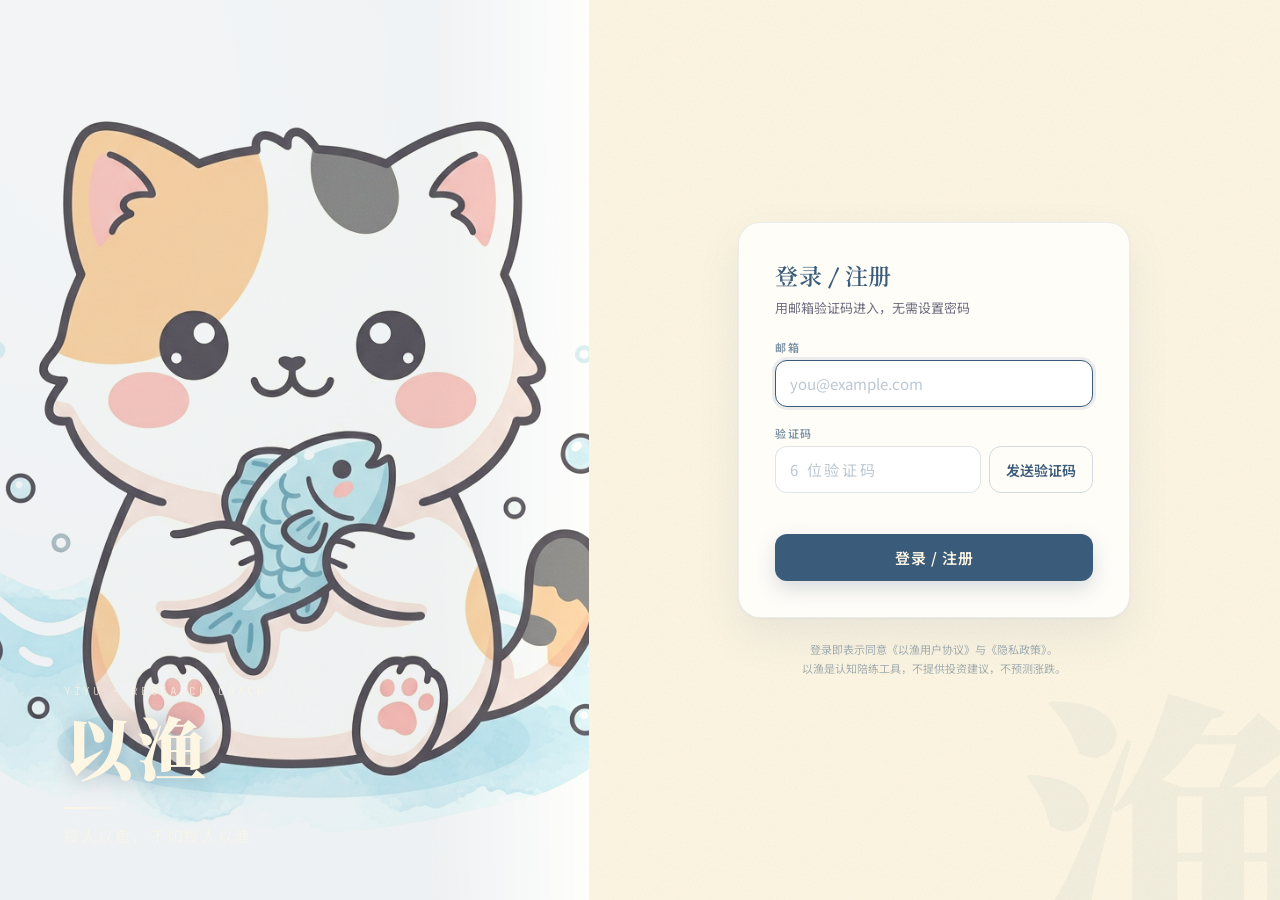
<file: prototype/index.html>
<!DOCTYPE html>
<html lang="zh-CN" data-theme="light">
<head>
  <meta charset="UTF-8" />
  <meta name="viewport" content="width=device-width, initial-scale=1.0" />
  <title>以渔 2.0 · 投研认知陪练</title>
  <link rel="preconnect" href="https://fonts.googleapis.com" />
  <link rel="preconnect" href="https://fonts.gstatic.com" crossorigin />
  <link href="https://fonts.googleapis.com/css2?family=Fraunces:opsz,wght@9..144,500;9..144,600;9..144,700&family=Noto+Sans+SC:wght@400;500;600;700;800&family=Noto+Serif+SC:wght@500;600;700;900&family=JetBrains+Mono:wght@400;500&display=swap" rel="stylesheet" />
  <link rel="stylesheet" href="css/variables.css?v=20260829a" />
  <link rel="stylesheet" href="css/base.css?v=20260829a" />
  <link rel="stylesheet" href="css/components.css?v=20260829a" />
  <link rel="stylesheet" href="css/sidebar.css?v=20260829a" />
  <link rel="stylesheet" href="css/chat.css?v=20260829d" />
  <link rel="stylesheet" href="css/report.css?v=20260829d" />
  <link rel="stylesheet" href="css/cognition.css?v=20260829a" />
  <link rel="stylesheet" href="css/placeholder.css?v=20260829a" />
  <link rel="stylesheet" href="css/login.css?v=20260904b" />
</head>
<body>
  <div class="app-shell">
    <!-- 侧边栏挂载点 -->
    <aside class="sidebar" id="sidebar"></aside>

    <!-- 主内容区 -->
    <main class="main" id="main">
      <header class="topbar" id="topbar"></header>
      <div id="route-view" style="flex:1; display:flex; flex-direction:column; min-height:0;"></div>
    </main>
  </div>

  <!-- 全局挂载点 -->
  <div id="login-gate"></div>
  <div id="modal-root"></div>
  <div class="toast-wrap" id="toast-root"></div>

  <!-- 数据层 -->
  <script src="js/mock-data.js?v=20260829a"></script>
  <!-- 后端 API 客户端（登录 + SSE 流式） -->
  <script src="js/api.js?v=20260829a"></script>
  <!-- 基础设施 -->
  <script src="js/store.js?v=20260829a"></script>
  <script src="js/router.js?v=20260829a"></script>
  <!-- 组件 -->
  <script src="js/components/sidebar.js?v=20260829d"></script>
  <script src="js/components/modal.js?v=20260829a"></script>
  <script src="js/components/theme-toggle.js?v=20260829a"></script>
  <!-- 页面 -->
  <script src="js/pages/login.js?v=20260904a"></script>
  <!-- 安全 Markdown 渲染器（chat.js 研究报告渲染依赖） -->
  <script src="js/markdown.js?v=20260829c"></script>
  <script src="js/pages/chat.js?v=20260829e"></script>
  <script src="js/pages/cognition.js?v=20260829a"></script>
  <script src="js/pages/holdings.js?v=20260829a"></script>
  <script src="js/pages/review.js?v=20260829a"></script>
  <!-- 入口 -->
  <script src="js/app.js?v=20260829d"></script>
</body>
</html>
</file>
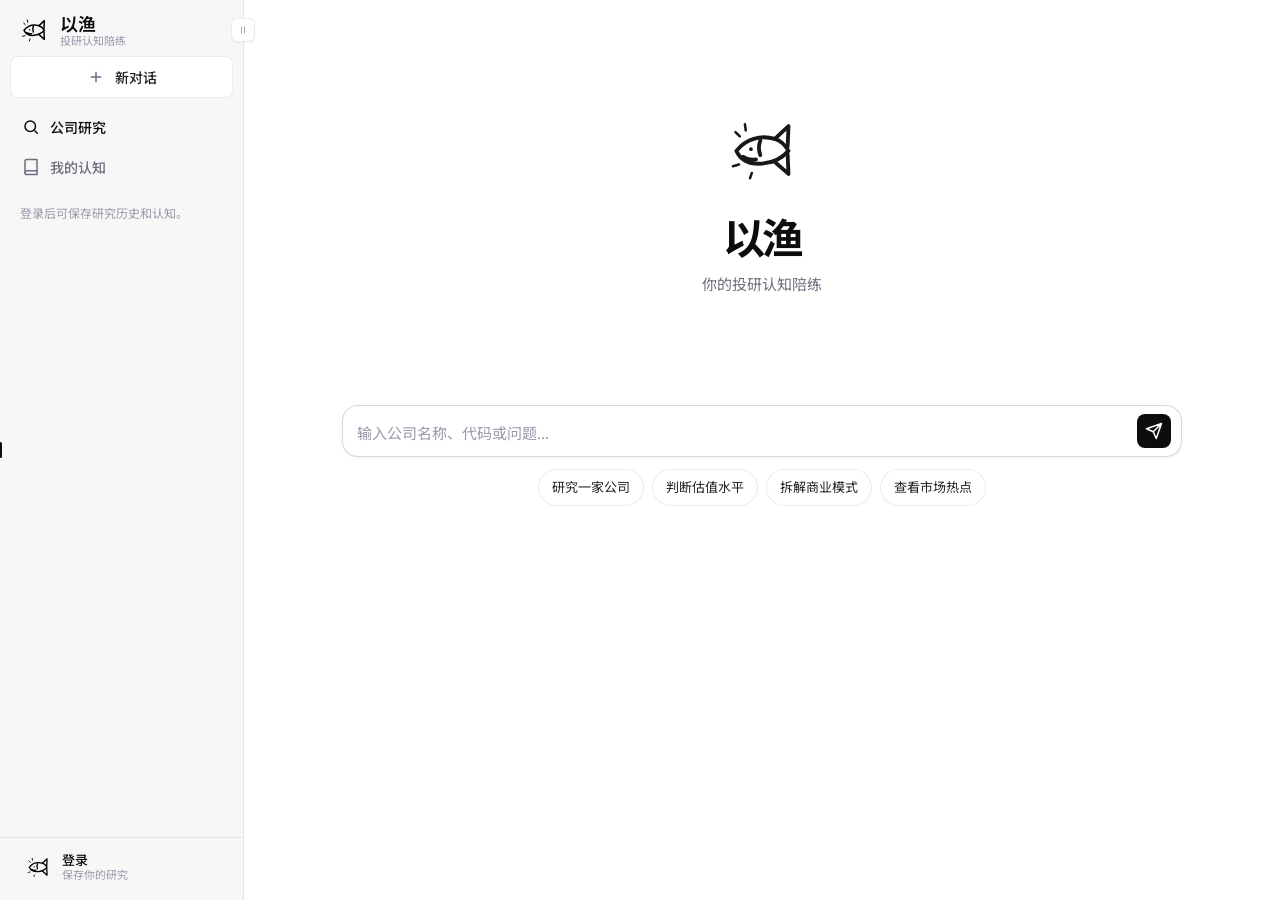
<file: yiyu-agent/web/index.html>
<!DOCTYPE html>
<html lang="zh-CN" data-theme="light">
<head>
  <meta charset="UTF-8" />
  <meta name="viewport" content="width=device-width, initial-scale=1.0" />
  <title>以渔 2.0 · 投研认知陪练</title>
  <link rel="preconnect" href="https://fonts.googleapis.com" />
  <link rel="preconnect" href="https://fonts.gstatic.com" crossorigin />
  <link href="https://fonts.googleapis.com/css2?family=Fraunces:opsz,wght@9..144,500;9..144,600;9..144,700&family=Noto+Sans+SC:wght@400;500;600;700;800&family=Noto+Serif+SC:wght@500;600;700;900&family=JetBrains+Mono:wght@400;500&display=swap" rel="stylesheet" />
  <link rel="stylesheet" href="css/variables.css?v=20260904b" />
  <link rel="stylesheet" href="css/base.css?v=20260904b" />
  <link rel="stylesheet" href="css/components.css?v=20260829a" />
  <link rel="stylesheet" href="css/sidebar.css?v=20260904b" />
  <link rel="stylesheet" href="css/chat.css?v=20260906a" />
  <link rel="stylesheet" href="css/report.css?v=20260829d" />
  <link rel="stylesheet" href="css/cognition.css?v=20260905b" />
  <link rel="stylesheet" href="css/placeholder.css?v=20260829a" />
  <link rel="stylesheet" href="css/login.css?v=20260904c" />
</head>
<body>
  <div class="app-shell">
    <!-- 侧边栏挂载点 -->
    <aside class="sidebar" id="sidebar"></aside>

    <!-- 主内容区 -->
    <main class="main" id="main">
      <header class="topbar" id="topbar"></header>
      <div id="route-view" style="flex:1; display:flex; flex-direction:column; min-height:0;"></div>
    </main>
  </div>

  <!-- 全局挂载点 -->
  <div id="login-gate"></div>
  <div id="modal-root"></div>
  <div class="toast-wrap" id="toast-root"></div>

  <!-- 数据层 -->
  <script src="js/mock-data.js?v=20260829a"></script>
  <!-- 后端 API 客户端（登录 + SSE 流式） -->
  <script src="js/api.js?v=20260905b"></script>
  <!-- 基础设施 -->
  <script src="js/store.js?v=20260829a"></script>
  <script src="js/router.js?v=20260829a"></script>
  <!-- 组件 -->
  <script src="js/components/sidebar.js?v=20260904b"></script>
  <script src="js/components/modal.js?v=20260829a"></script>
  <script src="js/components/theme-toggle.js?v=20260904b"></script>
  <!-- 页面 -->
  <script src="js/pages/login.js?v=20260904c"></script>
  <!-- 安全 Markdown 渲染器（chat.js 研究报告渲染依赖） -->
  <script src="js/markdown.js?v=20260829c"></script>
  <script src="js/pages/chat.js?v=20260906b"></script>
  <script src="js/pages/cognition.js?v=20260905b"></script>
  <script src="js/pages/holdings.js?v=20260829a"></script>
  <script src="js/pages/review.js?v=20260829a"></script>
  <!-- 入口 -->
  <script src="js/app.js?v=20260904b"></script>
</body>
</html>
</file>
<file: prototype/css/variables.css>
/* ============================================================
   设计令牌 — ChatGPT 风格 · 白底黑字 · 极简专业
   ============================================================ */

:root {
  /* ---- 主色 (深蓝黑) ---- */
  --color-primary: #1a73e8;
  --color-primary-strong: #1557b0;
  --color-primary-soft: #4285f4;
  --color-primary-light: #e8f0fe;

  /* ---- 强调色 ---- */
  --color-accent: #10a37f;
  --color-accent-soft: #1abc9c;

  /* ---- 功能色 ---- */
  --color-success: #10a37f;
  --color-danger: #d93025;
  --color-info: #1a73e8;
  --color-warning: #ea8600;

  /* ---- 亮色主题（纯白底） ---- */
  --bg-base: #ffffff;
  --bg-gradient-1: #ffffff;
  --bg-gradient-2: #f7f7f8;
  --bg-gradient-3: #f7f7f8;
  --surface: rgba(255, 255, 255, 0.98);
  --surface-solid: #ffffff;
  --surface-2: #f7f7f8;
  --surface-hover: #ececec;

  /* ---- 文本（纯黑灰阶） ---- */
  --text-strong: #0d0d0d;
  --text-primary: #202123;
  --text-secondary: #6e6e80;
  --text-muted: #9999aa;
  --text-on-primary: #ffffff;

  /* ---- 边框 / 分割（浅灰） ---- */
  --border-subtle: rgba(0, 0, 0, 0.08);
  --border-strong: rgba(0, 0, 0, 0.15);
  --border-glow: rgba(26, 115, 232, 0.4);

  /* ---- 阴影（极轻） ---- */
  --shadow-sm: 0 1px 2px rgba(0, 0, 0, 0.04);
  --shadow-card: 0 1px 3px rgba(0, 0, 0, 0.06);
  --shadow-card-hover: 0 4px 12px rgba(0, 0, 0, 0.08);
  --shadow-float: 0 16px 48px rgba(0, 0, 0, 0.12);
  --shadow-inset: inset 0 1px 0 rgba(0, 0, 0, 0.04);

  /* ---- 圆角（更克制） ---- */
  --radius-xs: 6px;
  --radius-sm: 8px;
  --radius-md: 12px;
  --radius-lg: 16px;
  --radius-xl: 20px;
  --radius-pill: 999px;

  /* ---- 间距 ---- */
  --space-1: 2px;
  --space-2: 6px;
  --space-3: 10px;
  --space-4: 14px;
  --space-5: 18px;
  --space-6: 22px;
  --space-8: 28px;
  --space-10: 36px;
  --space-12: 44px;

  /* ---- 字号 ---- */
  --fs-xs: 13px;
  --fs-sm: 14px;
  --fs-base: 15px;
  --fs-md: 16px;
  --fs-lg: 18px;
  --fs-xl: 24px;
  --fs-2xl: 32px;

  /* ---- 字体（系统原生，干净利落） ---- */
  --font-display: -apple-system, "SF Pro Display", "Noto Sans SC", "PingFang SC", system-ui, sans-serif;
  --font-num: -apple-system, "SF Mono", "JetBrains Mono", monospace;
  --font-sans: -apple-system, "SF Pro Text", "Noto Sans SC", "PingFang SC", system-ui, sans-serif;
  --font-mono: "SF Mono", "JetBrains Mono", Consolas, monospace;

  /* ---- 动效曲线（更干脆） ---- */
  --ease-out: cubic-bezier(0.25, 0.46, 0.45, 0.94);
  --ease-spring: cubic-bezier(0.34, 1.56, 0.64, 1);
  --dur-fast: 0.15s;
  --dur-base: 0.25s;
  --dur-slow: 0.40s;

  /* ---- 布局 ---- */
  --sidebar-w: 260px;
  --sidebar-w-collapsed: 68px;
  --topbar-h: 56px;
  --z-sidebar: 40;
  --z-modal: 100;
  --z-toast: 200;
}

/* ===================== 暗色主题 ===================== */
[data-theme="dark"] {
  --bg-base: #212121;
  --bg-gradient-1: #212121;
  --bg-gradient-2: #171717;
  --bg-gradient-3: #171717;
  --surface: rgba(33, 33, 33, 0.98);
  --surface-solid: #2f2f2f;
  --surface-2: #2a2a2a;
  --surface-hover: #3a3a3a;

  --text-strong: #ececec;
  --text-primary: #ececec;
  --text-secondary: #b4b4b4;
  --text-muted: #8e8ea0;
  --text-on-primary: #ffffff;

  --border-subtle: rgba(255, 255, 255, 0.08);
  --border-strong: rgba(255, 255, 255, 0.15);
  --border-glow: rgba(66, 133, 244, 0.5);

  --shadow-sm: 0 1px 2px rgba(0, 0, 0, 0.3);
  --shadow-card: 0 1px 3px rgba(0, 0, 0, 0.35);
  --shadow-card-hover: 0 4px 12px rgba(0, 0, 0, 0.45);
  --shadow-float: 0 16px 48px rgba(0, 0, 0, 0.55);
  --shadow-inset: inset 0 1px 0 rgba(255, 255, 255, 0.04);

  --color-accent: #10a37f;
  --color-accent-soft: #1abc9c;
}
</file>
<file: prototype/css/base.css>
/* ============================================================
   基础样式 / 重置 / 排版 / 工具类 / 奶白纸感
   ============================================================ */

*, *::before, *::after { box-sizing: border-box; }

html, body {
  margin: 0; padding: 0; height: 100%;
  font-family: var(--font-sans); font-size: var(--fs-base);
  color: var(--text-primary); -webkit-font-smoothing: antialiased; text-rendering: optimizeLegibility;
}

/* 奶油奶白背景：淡蓝水波渐变 + 极淡粉晕 */
body {
  background:
    radial-gradient(1100px 620px at 8% -12%, var(--bg-gradient-2), transparent 58%),
    radial-gradient(900px 700px at 102% 6%, var(--bg-gradient-3), transparent 55%),
    linear-gradient(165deg, var(--bg-base), var(--bg-gradient-1));
  background-attachment: fixed; min-height: 100vh; overflow: hidden; position: relative;
}
body::before {
  content: ""; position: fixed; inset: 0; pointer-events: none; z-index: 0; opacity: 0.4;
  mix-blend-mode: multiply;
  background-image: url("data:image/svg+xml,%3Csvg xmlns='http://www.w3.org/2000/svg' width='180' height='180'%3E%3Cfilter id='n'%3E%3CfeTurbulence type='fractalNoise' baseFrequency='0.9' numOctaves='3' stitchTiles='stitch'/%3E%3CfeColorMatrix type='saturate' values='0'/%3E%3C/filter%3E%3Crect width='100%25' height='100%25' filter='url(%23n)' opacity='0.04'/%3E%3C/svg%3E");
}

h1, h2, h3, h4, h5, p { margin: 0; }
button { font-family: inherit; cursor: pointer; border: none; background: none; color: inherit; }
input, textarea, select { font-family: inherit; font-size: inherit; color: inherit; }
a { color: inherit; text-decoration: none; }
ul { margin: 0; padding: 0; list-style: none; }

::-webkit-scrollbar { width: 10px; height: 10px; }
::-webkit-scrollbar-thumb { background: var(--border-strong); border-radius: var(--radius-pill); border: 3px solid transparent; background-clip: padding-box; }
::-webkit-scrollbar-thumb:hover { background: var(--color-primary-soft); background-clip: padding-box; border: 3px solid transparent; }
::-webkit-scrollbar-track { background: transparent; }

.t-strong { color: var(--text-strong); font-weight: 700; }
.t-secondary { color: var(--text-secondary); }
.t-muted { color: var(--text-muted); }
.t-accent { color: var(--color-accent); }
.t-success { color: var(--color-success); }
.t-danger { color: var(--color-danger); }

.fs-xs { font-size: var(--fs-xs); }
.fs-sm { font-size: var(--fs-sm); }
.fs-base { font-size: var(--fs-base); }
.fs-md { font-size: var(--fs-md); }
.fs-lg { font-size: var(--fs-lg); }
.fs-xl { font-size: var(--fs-xl); }
.fs-2xl { font-size: var(--fs-2xl); }

.fw-600 { font-weight: 600; }
.fw-700 { font-weight: 700; }
.font-display { font-family: var(--font-display); }
.font-num { font-family: var(--font-num); font-feature-settings: "tnum"; }

.flex { display: flex; }
.flex-col { display: flex; flex-direction: column; }
.items-center { align-items: center; }
.justify-between { justify-content: space-between; }
.justify-center { justify-content: center; }
.gap-1 { gap: var(--space-1); }
.gap-2 { gap: var(--space-2); }
.gap-3 { gap: var(--space-3); }
.gap-4 { gap: var(--space-4); }
.gap-5 { gap: var(--space-5); }
.gap-6 { gap: var(--space-6); }
.flex-1 { flex: 1; }
.wrap { flex-wrap: wrap; }

/* 纸面卡片（通体白） */
.glass {
  background: var(--surface); border: 1px solid var(--border-subtle);
  box-shadow: var(--shadow-card), var(--shadow-inset);
}
.card {
  background: var(--surface-solid); border: 1px solid var(--border-subtle);
  border-radius: var(--radius-md); box-shadow: var(--shadow-card), var(--shadow-inset);
  transition: transform var(--dur-base) var(--ease-out), box-shadow var(--dur-base), border-color var(--dur-base);
}

/* 标签 chip */
.chip {
  display: inline-flex; align-items: center; gap: 4px; padding: 3px 11px;
  border-radius: var(--radius-pill); font-size: var(--fs-xs); font-weight: 600;
  background: var(--surface-2); border: 1px solid var(--border-subtle);
  color: var(--text-secondary); white-space: nowrap;
}
.chip-accent { background: rgba(237, 159, 182, 0.18); color: #B5566E; border-color: rgba(237, 159, 182, 0.40); }
.chip-indigo { background: rgba(92, 159, 214, 0.14); color: var(--color-primary-strong); border-color: rgba(92, 159, 214, 0.32); }
.chip-green  { background: rgba(63, 174, 126, 0.14); color: #2E8B6B; border-color: rgba(63, 174, 126, 0.32); }
.chip-cyan   { background: rgba(91, 163, 208, 0.14); color: #2C7AA8; border-color: rgba(91, 163, 208, 0.32); }
.chip-red    { background: rgba(224, 122, 122, 0.14); color: #B5463F; border-color: rgba(224, 122, 122, 0.32); }

@keyframes fadeUp { from { opacity: 0; transform: translateY(16px); } to { opacity: 1; transform: translateY(0); } }
@keyframes fadeIn { from { opacity: 0; } to { opacity: 1; } }
@keyframes fadeInScale { from { opacity: 0; transform: scale(0.98); } to { opacity: 1; transform: scale(1); } }
@keyframes slideInRight { from { opacity: 0; transform: translateX(28px); } to { opacity: 1; transform: translateX(0); } }
@keyframes pop { 0% { transform: scale(0.92); opacity: 0; } 100% { transform: scale(1); opacity: 1; } }
@keyframes pulseGlow {
  0%, 100% { box-shadow: 0 0 0 0 rgba(92,159,214,0.45); }
  50% { box-shadow: 0 0 0 9px rgba(92,159,214,0); }
}
@keyframes spin { to { transform: rotate(360deg); } }
@keyframes blink { 0%, 100% { opacity: 1; } 50% { opacity: 0.2; } }
@keyframes floatY { 0%,100% { transform: translateY(0); } 50% { transform: translateY(-10px); } }
@keyframes inkSpread {
  from { opacity: 0; transform: translateY(10px) scale(0.995); filter: blur(2px); }
  to   { opacity: 1; transform: translateY(0) scale(1); filter: blur(0); }
}

.anim-fade-up { animation: fadeUp var(--dur-base) var(--ease-out) both; }
.anim-fade-in { animation: fadeIn var(--dur-base) var(--ease-out) both; }
.anim-pop { animation: pop var(--dur-base) var(--ease-spring) both; }
.anim-ink { animation: inkSpread 0.6s var(--ease-out) both; }

.caret::after { content: "▍"; color: var(--color-primary-soft); animation: blink 1s steps(1) infinite; margin-left: 1px; }

.hidden { display: none !important; }
</file>
<file: prototype/css/components.css>
/* ============================================================
   复用组件 · ChatGPT 风格 · 极简白底黑字
   ============================================================ */

/* ---- 按钮 ---- */
.btn {
  display: inline-flex; align-items: center; justify-content: center; gap: 6px;
  padding: 8px 14px; border-radius: var(--radius-sm); font-size: var(--fs-sm); font-weight: 500;
  letter-spacing: 0; transition: all var(--dur-fast);
  white-space: nowrap; border: none; cursor: pointer;
}
.btn:active { transform: scale(0.98); }
.btn:disabled { opacity: 0.4; cursor: not-allowed; }

.btn-primary {
  background: var(--text-strong); color: #fff;
}
.btn-primary:hover { opacity: 0.88; }

.btn-accent {
  background: var(--color-accent); color: #fff;
}
.btn-accent:hover { opacity: 0.88; }

.btn-ghost {
  background: transparent; color: var(--text-primary);
  border: 1px solid var(--border-strong);
}
.btn-ghost:hover { background: var(--surface-hover); }

.btn-sm { padding: 5px 10px; font-size: var(--fs-xs); border-radius: var(--radius-xs); }
.btn-icon {
  width: 36px; height: 36px; padding: 0; border-radius: var(--radius-sm);
  background: transparent; border: 1px solid var(--border-subtle); color: var(--text-secondary);
  transition: all var(--dur-fast);
}
.btn-icon:hover { color: var(--text-primary); background: var(--surface-hover); }

/* ---- 输入框 ---- */
.input {
  width: 100%; padding: 10px 12px; border-radius: var(--radius-sm);
  background: var(--surface-solid); border: 1px solid var(--border-strong); color: var(--text-strong);
  transition: border var(--dur-fast), box-shadow var(--dur-fast);
  font-size: var(--fs-base);
}
.input::placeholder { color: var(--text-muted); }
.input:focus { outline: none; border-color: var(--text-strong); box-shadow: 0 0 0 1px var(--text-strong); }
.textarea { resize: vertical; min-height: 80px; line-height: 1.55; }

/* ---- 开关 Toggle ---- */
.switch { position: relative; display: inline-block; width: 40px; height: 22px; flex-shrink: 0; }
.switch input { opacity: 0; width: 0; height: 0; }
.switch .slider {
  position: absolute; inset: 0; cursor: pointer;
  background: var(--border-strong); border-radius: var(--radius-pill);
  transition: background var(--dur-base);
}
.switch .slider::before {
  content: ""; position: absolute; height: 16px; width: 16px; left: 3px; top: 3px;
  background: #fff; border-radius: 50%; transition: transform var(--dur-base) var(--ease-spring);
  box-shadow: 0 1px 2px rgba(0,0,0,0.15);
}
.switch input:checked + .slider { background: var(--color-primary); }
.switch input:checked + .slider::before { transform: translateX(18px); }

/* ---- 头像 ---- */
.avatar {
  width: 32px; height: 32px; border-radius: 50%;
  display: flex; align-items: center; justify-content: center;
  font-weight: 600; font-size: var(--fs-xs); color: #fff;
  background: var(--color-primary); flex-shrink: 0;
}

/* ---- 进度条 ---- */
.progress { height: 6px; border-radius: var(--radius-pill); background: var(--surface-2); overflow: hidden; }
.progress > span { display: block; height: 100%; border-radius: var(--radius-pill); background: var(--color-primary); transition: width var(--dur-slow) var(--ease-out); }

/* ---- 模态框 ---- */
.modal-overlay {
  position: fixed; inset: 0; z-index: var(--z-modal);
  background: rgba(0, 0, 0, 0.4);
  backdrop-filter: blur(4px); -webkit-backdrop-filter: blur(4px);
  display: flex; align-items: center; justify-content: center; padding: var(--space-5);
  animation: fadeIn 0.2s ease both;
}
.modal {
  width: 100%; max-width: 480px; max-height: 85vh; overflow-y: auto;
  background: var(--surface-solid); border: 1px solid var(--border-subtle);
  border-radius: var(--radius-lg); box-shadow: var(--shadow-float);
  animation: fadeUp 0.25s ease both;
}
.modal-head { display: flex; align-items: center; justify-content: space-between; padding: var(--space-4) var(--space-5); border-bottom: 1px solid var(--border-subtle); }
.modal-head h3 { font-family: var(--font-display); font-size: var(--fs-md); font-weight: 600; color: var(--text-strong); }
.modal-body { padding: var(--space-5); display: flex; flex-direction: column; gap: var(--space-3); }
.modal-foot { padding: var(--space-3) var(--space-5); border-top: 1px solid var(--border-subtle); display: flex; justify-content: flex-end; gap: var(--space-2); }

.field { display: flex; flex-direction: column; gap: 5px; }
.field > label { font-size: var(--fs-xs); font-weight: 500; color: var(--text-secondary); }
.field .hint { font-size: 11px; color: var(--text-muted); }

.tag-group { display: flex; flex-wrap: wrap; gap: 6px; }
.tag-opt {
  padding: 6px 12px; border-radius: var(--radius-pill); font-size: var(--fs-xs); font-weight: 500;
  background: var(--surface-2); border: 1px solid var(--border-subtle); color: var(--text-secondary);
  transition: all var(--dur-fast); cursor: pointer;
}
.tag-opt:hover { border-color: var(--border-strong); color: var(--text-primary); }
.tag-opt.active { background: var(--text-strong); color: #fff; border-color: transparent; }

.toast-wrap { position: fixed; bottom: 24px; left: 50%; transform: translateX(-50%); z-index: var(--z-toast); display: flex; flex-direction: column; gap: 8px; align-items: center; }
.toast {
  padding: 8px 18px; border-radius: var(--radius-pill); background: var(--surface-solid); color: var(--text-strong);
  border: 1px solid var(--border-subtle); box-shadow: var(--shadow-card-hover);
  font-size: var(--fs-xs); font-weight: 500;
  animation: fadeUp 0.25s ease both;
}

.empty-state { display: flex; flex-direction: column; align-items: center; justify-content: center; gap: var(--space-3); text-align: center; color: var(--text-muted); padding: var(--space-12) var(--space-6); }
.empty-state .emoji { font-size: 36px; opacity: 0.4; }
</file>
<file: prototype/css/sidebar.css>
/* ============================================================
   侧边栏 · ChatGPT 风格 · 极简白底
   ============================================================ */

.app-shell { display: flex; height: 100vh; width: 100vw; overflow: hidden; position: relative; z-index: 1; }

.sidebar {
  width: var(--sidebar-w); flex-shrink: 0; height: 100%; display: flex; flex-direction: column;
  background: var(--bg-base);
  border-right: 1px solid var(--border-subtle);
  transition: width var(--dur-base) var(--ease-out); position: relative; z-index: var(--z-sidebar);
}
[data-theme="dark"] .sidebar { background: var(--bg-base); }
.sidebar.collapsed { width: var(--sidebar-w-collapsed); }

/* ---- Logo 区 ---- */
.side-logo { display: flex; align-items: center; gap: 10px; padding: var(--space-4) var(--space-5) var(--space-3); height: var(--topbar-h); }
.side-logo img { width: 32px; height: 32px; flex-shrink: 0; border-radius: 8px; }
.side-logo:hover img { transform: none; }
.side-logo .brand { display: flex; flex-direction: column; line-height: 1.15; }
.side-logo .brand b { font-family: var(--font-display); font-size: 18px; font-weight: 600; color: var(--text-strong); }
.side-logo .brand span { font-size: 11px; color: var(--text-muted); }
.sidebar.collapsed .side-logo { justify-content: center; padding: var(--space-4) 0 var(--space-3); }
.sidebar.collapsed .side-logo .brand { display: none; }

/* ---- 折叠按钮 ---- */
.side-collapse {
  position: absolute; top: 18px; right: -12px; width: 24px; height: 24px; border-radius: 6px;
  background: var(--surface-solid); border: 1px solid var(--border-subtle);
  display: flex; align-items: center; justify-content: center;
  color: var(--text-muted); box-shadow: var(--shadow-sm);
  transition: all var(--dur-fast); z-index: 2;
}
.side-collapse svg { width: 12px; height: 12px; }
.side-collapse:hover { color: var(--text-primary); border-color: var(--border-strong); }
.sidebar.collapsed .side-collapse { transform: rotate(180deg); }

/* ---- 新对话按钮 ---- */
.side-newchat { padding: 0 var(--space-3) var(--space-3); }
.side-newchat .btn {
  width: 100%; display: flex; align-items: center; gap: 10px;
  padding: 10px 12px; border-radius: var(--radius-sm);
  font-size: var(--fs-sm); font-weight: 500; border: 1px solid var(--border-subtle);
  color: var(--text-primary); background: var(--surface-solid);
  transition: all var(--dur-fast);
}
.side-newchat .btn svg { width: 18px; height: 18px; flex-shrink: 0; color: var(--text-secondary); }
.side-newchat .btn:hover { background: var(--surface-hover); border-color: var(--border-strong); }
.sidebar.collapsed .side-newchat .btn { justify-content: center; }
.sidebar.collapsed .side-newchat .btn span { display: none; }

/* ---- 导航 ---- */
.side-nav { padding: 0 var(--space-3); display: flex; flex-direction: column; gap: 2px; }
.side-section-label { font-size: 11px; font-weight: 500; color: var(--text-muted); padding: var(--space-4) var(--space-3) var(--space-2); letter-spacing: 0.5px; text-transform: uppercase; }
.sidebar.collapsed .side-section-label { display: none; }

.nav-item {
  display: flex; align-items: center; gap: 10px; padding: 9px 12px; border-radius: var(--radius-sm);
  color: var(--text-secondary); font-weight: 500; font-size: var(--fs-sm);
  transition: all var(--dur-fast); cursor: pointer;
}
.nav-item svg { width: 18px; height: 18px; flex-shrink: 0; }
.nav-item:hover { background: var(--surface-hover); color: var(--text-primary); }
.nav-item.active { background: var(--surface-2); color: var(--text-strong); }
.nav-item.active::before {
  content: ""; position: absolute; left: -1px; top: 50%; transform: translateY(-50%);
  width: 3px; height: 16px; border-radius: var(--radius-pill);
  background: var(--text-strong);
}
.sidebar.collapsed .nav-item { justify-content: center; padding: 9px; }
.sidebar.collapsed .nav-item .label { display: none; }

/* ---- 历史对话 ---- */
.side-history { flex: 1; overflow-y: auto; padding: 0 var(--space-3) var(--space-3); margin-top: 2px; }
.history-group-title { font-size: 11px; color: var(--text-muted); padding: 10px 12px 4px; font-weight: 500; }
.history-item {
  display: flex; align-items: center; gap: 8px; padding: 8px 10px; border-radius: var(--radius-xs);
  cursor: pointer; color: var(--text-secondary); font-size: var(--fs-sm); transition: all var(--dur-fast);
}
.history-item:hover { background: var(--surface-hover); color: var(--text-primary); }
.history-item .dot { width: 5px; height: 5px; border-radius: 50%; background: var(--text-muted); flex-shrink: 0; }
.history-item .title { overflow: hidden; text-overflow: ellipsis; white-space: nowrap; }
.side-empty { padding: 8px 12px; line-height: 1.5; font-size: var(--fs-xs); color: var(--text-muted); }
.sidebar.collapsed .history-item { justify-content: center; }
.sidebar.collapsed .history-item .title, .sidebar.collapsed .history-group-title { display: none; }

/* ---- 底部个人设置 ---- */
.side-account { margin-top: auto; padding: var(--space-2) var(--space-4) var(--space-3); border-top: 1px solid var(--border-subtle); }
.account-card {
  display: flex; align-items: center; gap: 10px; padding: 8px 10px;
  border-radius: var(--radius-sm); cursor: pointer; transition: all var(--dur-fast);
}
.account-card:hover { background: var(--surface-hover); }
.account-card .avatar-sm {
  width: 28px; height: 28px; border-radius: 50%; flex-shrink: 0;
  display: flex; align-items: center; justify-content: center;
  font-size: var(--fs-xs); font-weight: 600; color: #fff;
  background: #5436da;
}
.account-card .meta { display: flex; flex-direction: column; line-height: 1.25; overflow: hidden; flex: 1; }
.account-card .meta b { font-size: var(--fs-xs); color: var(--text-strong); font-weight: 500; }
.account-card .meta span { font-size: 11px; color: var(--text-muted); }
.account-card > svg:last-child { width: 16px; height: 16px; flex-shrink: 0; color: var(--text-muted); }
.account-card:hover > svg:last-child { color: var(--text-primary); }
.sidebar.collapsed .account-card { justify-content: center; }
.sidebar.collapsed .account-card .meta, .sidebar.collapsed .account-card > svg:last-child { display: none; }
</file>
<file: prototype/css/chat.css>
/* ============================================================
   对话页 · ChatGPT 风格 · 白底黑字 · 极简专业
   ============================================================ */

.main { flex: 1; display: flex; flex-direction: column; height: 100%; min-width: 0; position: relative; }

.topbar {
  height: var(--topbar-h); flex-shrink: 0; display: flex; align-items: center; justify-content: space-between;
  padding: 0 var(--space-6); border-bottom: 1px solid var(--border-subtle);
  background: var(--surface-solid);
}
.topbar .page-title { display: flex; align-items: center; gap: 10px; }
.topbar .page-title b { font-family: var(--font-display); font-size: var(--fs-lg); font-weight: 600; color: var(--text-strong); }
.topbar .page-title .sub { font-size: var(--fs-xs); color: var(--text-muted); margin-left: 6px; }
.topbar-right { display: flex; align-items: center; gap: 8px; }

/* ---- 对话滚动区 ---- */
.chat-scroll {
  flex: 1; overflow-y: auto; padding: var(--space-5) var(--space-6);
  display: flex; flex-direction: column; gap: var(--space-4);
  scroll-behavior: smooth;
  /* 容器放宽到 1400px：对话气泡仍收在 768px 居中阅读，
     研究报告则可用满宽度做「正文 + 来源抽屉」双栏 */
  max-width: 1400px; width: 100%; margin: 0 auto;
}

/* ---- 欢迎页（ChatGPT 风格：居中、干净、无装饰） ---- */
.welcome {
  display: flex; flex-direction: column; align-items: center;
  justify-content: center; flex: 1; text-align: center;
  animation: fadeIn 0.3s ease both; max-width: 520px; margin: 0 auto; width: 100%;
}
.welcome-header {
  display: flex; flex-direction: column; align-items: center; gap: var(--space-4);
}
.welcome .logo-big {
  width: 56px; height: 56px; border-radius: 16px;
  opacity: 0.9;
}
.welcome-text h1 {
  font-family: var(--font-display); font-size: var(--fs-xl); font-weight: 600;
  color: var(--text-strong); letter-spacing: -0.2px; margin-bottom: var(--space-2);
}
.welcome-text p {
  color: var(--text-secondary); line-height: 1.6; font-size: var(--fs-sm);
  max-width: 440px;
}

/* 引导区块：极简卡片 */
.guide-section {
  background: transparent; border: none;
  border-radius: 0; padding: 0; box-shadow: none;
  width: 100%;
}
.guide-head {
  display: flex; align-items: center; justify-content: space-between;
  margin-bottom: var(--space-3);
}
.guide-head b { font-size: var(--fs-sm); font-weight: 600; color: var(--text-secondary); }
.guide-icon { font-size: 14px; }
.guide-sub { font-size: var(--fs-xs); color: var(--text-muted); }

/* 热门问答：四列紧凑网格 */
.qa-grid { display: grid; grid-template-columns: repeat(3, 1fr); gap: 8px; }
.qa-col { display: flex; flex-direction: column; gap: 4px; }
.qa-tag {
  display: flex; align-items: center; gap: 5px; font-size: var(--fs-xs); font-weight: 600;
  color: var(--text-muted); padding-bottom: 6px; border-bottom: 1px solid var(--border-subtle);
}
.qt-icon { font-size: 13px; }
.qt-img { width: 16px; height: 16px; border-radius: 4px; object-fit: cover; vertical-align: middle; }
.qa-item {
  padding: 9px 12px; border-radius: var(--radius-sm); cursor: pointer;
  transition: background var(--dur-fast), color var(--dur-fast);
  font-size: var(--fs-xs); color: var(--text-primary);
  border: 1px solid var(--border-subtle);
  background: var(--surface-solid);
  line-height: 1.45;
}
.qa-item::before { content: ""; display: none; } /* 去掉箭头 */
.qa-item:hover {
  background: var(--surface-hover); color: var(--text-strong);
  border-color: var(--border-strong);
}

/* ---- 消息气泡（ChatGPT 风格） ---- */
.msg {
  display: flex; gap: 12px;
  max-width: 768px; width: 100%; margin: 0 auto;
  animation: fadeUp 0.25s ease both;
}
.msg.user { align-self: center; flex-direction: row-reverse; }

/* 研究报告：突破对话气泡的窄栏限制，让双栏版式用满可用宽度 */
.msg.has-report { max-width: 100%; }
.msg.has-report .bubble { max-width: 100%; width: 100%; }
.msg .bubble {
  padding: 12px 16px; border-radius: var(--radius-md);
  line-height: 1.65; font-size: var(--fs-base);
}
.msg.user .bubble {
  background: #29292e; color: #ececec;
  border-bottom-right-radius: 4px;
}
[data-theme="dark"] .msg.user .bubble { background: #35373b; color: #ececec; }
.msg.ai .bubble {
  background: transparent; border: none;
  color: var(--text-primary);
  padding-left: 0;
}
.msg .avatar {
  width: 32px; height: 32px; flex-shrink: 0; border-radius: 50%;
  display: flex; align-items: center; justify-content: center;
  font-size: var(--fs-xs); font-weight: 600;
}
.msg.user .avatar { background: #5436da; color: #fff; }
.msg.ai .avatar { background: #19c37d; color: #fff; }

/* ---- 分析进度（极简内联） ---- */
.thinking {
  margin-top: var(--space-2); overflow: hidden;
}
.thinking-head {
  display: flex; align-items: center; gap: 8px;
  padding: 0 0 8px 0; cursor: pointer;
  font-size: var(--fs-xs); font-weight: 500; color: var(--text-muted);
}
.thinking-head .chev { transition: transform var(--dur-base); }
.thinking.collapsed .chev { transform: rotate(-90deg); }
.thinking-body { display: flex; flex-direction: column; gap: 8px; }
.thinking.collapsed .thinking-body { display: none; }

.stage { display: flex; gap: 10px; align-items: flex-start; font-size: var(--fs-xs); }
.stage-dot {
  width: 18px; height: 18px; border-radius: 50%; flex-shrink: 0;
  display: flex; align-items: center; justify-content: center;
  font-size: 10px; font-weight: 700;
  border: 1.5px solid var(--border-strong);
  background: transparent; color: var(--text-muted);
  transition: all var(--dur-fast);
}
.stage[data-status="running"] .stage-dot {
  border-color: var(--color-primary);
  background: var(--color-primary); color: #fff;
  animation: dotPulse 1.4s ease-in-out infinite;
}
.stage[data-status="done"] .stage-dot {
  border-color: transparent; background: var(--color-success); color: #fff;
}
.stage[data-status="done"] .stage-main b { color: var(--text-muted); }
.stage-main { display: flex; flex-direction: column; gap: 1px; min-width: 0; }
.stage-main b { font-size: var(--fs-xs); color: var(--text-strong); font-weight: 500; }
.stage-sub { font-size: 11px; color: var(--text-muted); line-height: 1.4; }
@keyframes dotPulse {
  0%, 100% { opacity: 1; transform: scale(1); }
  50%      { opacity: 0.6; transform: scale(0.88); }
}

.stage-notice { padding: 6px 10px; border-radius: var(--radius-xs); font-size: 11px; color: var(--text-muted); background: var(--surface-2); border: 1px solid var(--border-subtle); }

/* 分析重点面板 */
.plan-panel {
  margin-top: var(--space-2); padding: 10px 14px;
  border-radius: var(--radius-sm); background: var(--surface-2);
  border: 1px solid var(--border-subtle);
}
.plan-head { font-size: var(--fs-xs); font-weight: 600; color: var(--text-secondary); margin-bottom: 8px; }

/* 研究框架主题卡片：用户视角的「按什么框架研究」，不是内部任务清单 */
.focus-list { display: flex; flex-direction: column; gap: 6px; }
.focus-item {
  display: flex; align-items: baseline; gap: 8px;
  padding: 6px 8px; border-radius: var(--radius-xs);
  background: var(--surface-1); border: 1px solid var(--border-subtle);
}
.focus-title {
  flex: 0 0 auto; min-width: 64px;
  font-size: var(--fs-xs); font-weight: 600; color: var(--text-primary);
}
.focus-summary { font-size: var(--fs-xs); color: var(--text-secondary); line-height: 1.5; }

/* 兜底：无归纳主题时的问题原文列表（不展示任务状态徽章） */
.plan-list { margin: 0; padding-left: 16px; display: flex; flex-direction: column; gap: 4px; }
.plan-q { font-size: var(--fs-xs); color: var(--text-primary); line-height: 1.5; }

/* 信息来源区 */
.src-box { padding: 10px 14px; border-radius: var(--radius-sm); background: var(--surface-2); border: 1px solid var(--border-subtle); }
.src-head { font-weight: 500; color: var(--text-secondary); margin-bottom: 4px; font-size: var(--fs-xs); }
.src-list { margin: 0; padding-left: 16px; display: flex; flex-direction: column; gap: 2px; }
.src-list li { font-size: 11px; color: var(--text-muted); line-height: 1.5; word-break: break-word; }

/* 研究失败态 */
.research-fail {
  display: flex; flex-direction: column; gap: 6px;
  padding: 12px 14px; border-radius: var(--radius-sm);
  background: rgba(217, 48, 37, 0.06); border: 1px solid rgba(217, 48, 37, 0.15);
}
.research-fail .fail-icon { font-size: 18px; color: var(--color-danger); }
.research-fail .fail-msg { font-weight: 500; color: var(--text-strong); font-size: var(--fs-sm); }
.research-fail .fail-hint { color: var(--text-muted); font-size: var(--fs-xs); }

/* 历史会话打开中 */
.history-loading {
  display: flex; align-items: center; justify-content: center; gap: 10px;
  padding: var(--space-10) 0;
}

/* 历史会话恢复提示 */
.session-restore-note {
  padding: 8px 12px; margin-bottom: 8px; border-radius: var(--radius-sm);
  background: var(--surface-2); border: 1px solid var(--border-subtle);
  color: var(--text-muted); font-size: var(--fs-xs);
}
.step { display: flex; gap: 10px; align-items: flex-start; font-size: var(--fs-xs); color: var(--text-secondary); }
.step .num {
  width: 18px; height: 18px; border-radius: 50%; flex-shrink: 0;
  display: flex; align-items: center; justify-content: center;
  font-size: 10px; font-weight: 700; color: #fff; background: var(--color-primary);
}
.step.done .num { background: var(--color-success); }

/* 认知沉淀 */
.cog-deposit {
  margin-top: var(--space-3); padding: var(--space-3) var(--space-4);
  border-radius: var(--radius-sm); background: rgba(16, 163, 127, 0.05);
  border: 1px solid rgba(16, 163, 127, 0.15);
  display: flex; flex-direction: column; gap: 8px;
}
.cog-deposit .head { display: flex; align-items: center; gap: 6px; font-weight: 600; color: var(--color-accent); font-size: var(--fs-xs); }
.cog-deposit .actions { display: flex; gap: 8px; flex-wrap: wrap; }

/* 结构化结果面板 */
.result-panel {
  margin-top: var(--space-3); border-radius: var(--radius-md); overflow: hidden;
  box-shadow: var(--shadow-card); border: 1px solid var(--border-subtle);
}
.result-tabs {
  display: flex; gap: 2px; padding: 4px; background: var(--surface-2); border-radius: var(--radius-sm);
}
.result-tab {
  flex: 1; padding: 8px; border-radius: var(--radius-xs); text-align: center;
  font-size: var(--fs-xs); font-weight: 500; color: var(--text-secondary);
  cursor: pointer; transition: all var(--dur-fast);
}
.result-tab:hover { color: var(--text-primary); }
.result-tab.active { background: var(--surface-solid); color: var(--text-strong); box-shadow: var(--shadow-sm); }
.result-view { padding: var(--space-4); background: var(--surface-solid); border-top: 1px solid var(--border-subtle); }

.overview-grid { display: grid; grid-template-columns: repeat(auto-fit, minmax(140px,1fr)); gap: var(--space-3); }
.stat-box { padding: var(--space-3); border-radius: var(--radius-sm); background: var(--surface-2); border: 1px solid var(--border-subtle); }
.stat-box .k { font-size: var(--fs-xs); color: var(--text-muted); }
.stat-box .v { font-size: var(--fs-md); font-weight: 600; color: var(--text-strong); margin-top: 2px; }
.rating-badge { display: inline-flex; align-items: center; gap: 5px; padding: 4px 10px; border-radius: var(--radius-pill); font-weight: 600; font-size: var(--fs-xs); }
.rating-A { background: rgba(16,163,127,0.1); color: #0d8058; }
.rating-B { background: rgba(234,134,0,0.1); color: #b36e00; }
.rating-C { background: rgba(217,48,37,0.08); color: #b33a30; }

.evidence-table { width: 100%; border-collapse: collapse; font-size: var(--fs-xs); }
.evidence-table th { text-align: left; padding: 8px 10px; color: var(--text-muted); font-weight: 600; border-bottom: 1px solid var(--border-subtle); }
.evidence-table td { padding: 8px 10px; border-bottom: 1px solid var(--border-subtle); vertical-align: top; color: var(--text-primary); }
.evidence-table tr:hover td { background: var(--surface-2); }
.claim-type { font-size: 10px; padding: 1px 6px; border-radius: 4px; font-weight: 600; }
.ct-fact { background: rgba(26,115,232,0.1); color: #1557b0; }
.ct-estimate { background: rgba(234,134,0,0.1); color: #b36e00; }
.ct-judgment { background: rgba(16,163,127,0.1); color: #0d8058; }

.thesis-tree { display: flex; flex-direction: column; gap: 8px; }
.node { padding: 10px 12px; border-radius: var(--radius-sm); border-left: 3px solid; }
.node-core { background: rgba(26,115,232,0.04); border-color: var(--color-primary); }
.node-support { background: rgba(16,163,127,0.04); border-color: var(--color-success); }
.node-against { background: rgba(217,48,37,0.04); border-color: var(--color-danger); }
.node-key { background: rgba(234,134,0,0.04); border-color: var(--color-warning); }
.node .nt { font-weight: 600; font-size: var(--fs-xs); color: var(--text-strong); }
.node .nd { font-size: var(--fs-xs); color: var(--text-secondary); margin-top: 2px; }

.val-grid { display: grid; grid-template-columns: repeat(auto-fit, minmax(140px,1fr)); gap: var(--space-3); margin-bottom: var(--space-4); }
.val-bar { display: flex; flex-direction: column; gap: 6px; }
.val-bar .bar-track { height: 24px; border-radius: var(--radius-xs); background: var(--surface-2); position: relative; overflow: hidden; border: 1px solid var(--border-subtle); }
.val-bar .bar-fill { height: 100%; border-radius: var(--radius-xs); display: flex; align-items: center; justify-content: end; padding-right: 8px; color: #fff; font-weight: 600; font-size: 10px; }
.val-scenarios { display: grid; grid-template-columns: repeat(3,1fr); gap: var(--space-3); }
.scenario { padding: var(--space-3); border-radius: var(--radius-sm); text-align: center; border: 1px solid var(--border-subtle); }
.scenario.pessimistic { background: rgba(217,48,37,0.03); }
.scenario.neutral { background: rgba(26,115,232,0.03); }
.scenario.optimistic { background: rgba(16,163,127,0.03); }
.scenario .sv { font-size: var(--fs-lg); font-weight: 700; margin-top: 4px; font-family: var(--font-num); }

/* ---- 输入区（ChatGPT 风格） ---- */
.composer {
  flex-shrink: 0; padding: var(--space-3) var(--space-6) var(--space-5);
  background: var(--bg-base); border-top: 1px solid var(--border-subtle);
}
.composer-inner {
  max-width: 768px; margin: 0 auto; display: flex; align-items: flex-end; gap: 8px;
  background: var(--surface-solid); border: 1px solid var(--border-strong);
  border-radius: var(--radius-lg); padding: 8px 10px 8px 14px;
  box-shadow: var(--shadow-card);
  transition: border var(--dur-fast), box-shadow var(--dur-fast);
}
.composer-inner:focus-within {
  border-color: var(--text-strong);
  box-shadow: 0 0 0 1px var(--text-strong);
}
.composer textarea {
  flex: 1; border: none; resize: none; background: transparent;
  padding: 4px 0; max-height: 120px; line-height: 1.55;
  outline: none; color: var(--text-strong); font-size: var(--fs-base);
}
.composer textarea::placeholder { color: var(--text-muted); }
.send-btn {
  width: 34px; height: 34px; border-radius: var(--radius-sm); flex-shrink: 0;
  background: var(--text-strong); color: #fff; display: flex; align-items: center; justify-content: center;
  transition: all var(--dur-fast);
}
.send-btn:hover { opacity: 0.85; }
.send-btn:disabled { opacity: 0.25; cursor: not-allowed; }

/* ---- 打字动画 ---- */
.typing-dots { display: inline-flex; gap: 4px; align-items: center; }
.typing-dots i { width: 6px; height: 6px; border-radius: 50%; background: var(--text-muted); animation: blink 1.2s infinite; }
.typing-dots i:nth-child(2) { animation-delay: 0.15s; }
.typing-dots i:nth-child(3) { animation-delay: 0.3s; }

/* ---- 动画关键帧（极简干脆） ---- */
@keyframes fadeUp { from { opacity: 0; transform: translateY(8px); } to { opacity: 1; transform: translateY(0); } }
@keyframes fadeIn { from { opacity: 0; } to { opacity: 1; } }
@keyframes blink { 0%,80%,100% { opacity: 0.3; } 40% { opacity: 1; } }
</file>
<file: prototype/css/report.css>
/* ============================================================
   研究报告布局 · 正文 + 右侧来源抽屉
   正文 820~960px，来源抽屉 360~420px，小屏改为底部抽屉
   ============================================================ */

/* ---- 报告容器：突破对话流的 768px，占满可用宽度 ---- */
.report-block {
  position: relative;
  width: 100%;
  max-width: none;
  animation: fadeUp 0.25s ease both;
}

/* ---- 报告头部：标的 / 数据日期 / 证据完整度 ---- */
.report-head {
  display: flex;
  align-items: flex-start;
  justify-content: space-between;
  gap: var(--space-4);
  flex-wrap: wrap;
  padding-bottom: var(--space-4);
  margin-bottom: var(--space-5);
  border-bottom: 1px solid var(--border-subtle);
}
.report-head-main { min-width: 0; }
.report-title {
  display: flex;
  align-items: baseline;
  gap: 10px;
  flex-wrap: wrap;
  font-family: var(--font-display);
  font-size: var(--fs-xl);
  font-weight: 600;
  color: var(--text-strong);
  letter-spacing: -0.2px;
  line-height: 1.35;
  margin: 0;
}
/* 证券代码：等宽数字的小标签，不抢标题 */
.report-code {
  font-family: var(--font-num);
  font-size: var(--fs-xs);
  font-weight: 500;
  font-variant-numeric: tabular-nums;
  color: var(--text-secondary);
  padding: 2px 8px;
  border-radius: 5px;
  background: var(--surface-2);
  border: 1px solid var(--border-subtle);
  letter-spacing: 0.3px;
}
.report-meta {
  display: flex;
  align-items: center;
  gap: 8px;
  flex-wrap: wrap;
  margin-top: 8px;
  font-size: var(--fs-xs);
  color: var(--text-muted);
}
.report-meta .sep { opacity: 0.4; }
.ev-badge {
  display: inline-flex;
  align-items: center;
  gap: 4px;
  padding: 2px 9px;
  border-radius: var(--radius-pill);
  font-size: 11px;
  font-weight: 600;
}
.ev-badge.S { background: rgba(16, 163, 127, 0.12); color: #0d8058; }
.ev-badge.A { background: rgba(26, 115, 232, 0.12); color: #1557b0; }
.ev-badge.B { background: rgba(234, 134, 0, 0.14); color: #b36e00; }
.ev-badge.degraded { background: rgba(217, 48, 37, 0.1); color: #b33a30; }

/* ---- 研究摘要卡：第一屏就能看到核心判断 ---- */
.summary-card {
  margin-bottom: var(--space-5);
  padding: var(--space-4) var(--space-5);
  border: 1px solid var(--border-subtle);
  border-radius: var(--radius-md);
  background: var(--surface-2);
}
.summary-title {
  font-size: var(--fs-xs);
  font-weight: 700;
  letter-spacing: 1px;
  color: var(--text-muted);
  margin-bottom: var(--space-3);
}
.summary-rows { margin: 0; display: flex; flex-direction: column; gap: 9px; }
.summary-row { display: flex; align-items: baseline; gap: var(--space-4); }
.summary-row dt {
  flex: 0 0 76px;
  font-size: var(--fs-sm);
  color: var(--text-muted);
}
.summary-row dd {
  margin: 0;
  flex: 1;
  min-width: 0;
  font-size: var(--fs-base);
  font-weight: 600;
  color: var(--text-strong);
  line-height: 1.6;
}
.summary-row dd .md-p { margin: 0; }
.summary-row dd .cite-ref { vertical-align: baseline; }
@media (max-width: 640px) {
  .summary-row { flex-direction: column; gap: 2px; }
  .summary-row dt { flex: none; }
}

/* ---- 数据缺口：系统说明收成一行，细节按需展开 ---- */
.data-gap {
  margin-bottom: var(--space-5);
  border: 1px solid var(--border-subtle);
  border-radius: var(--radius-sm);
  background: var(--surface-solid);
  overflow: hidden;
}
.data-gap > summary {
  display: flex;
  align-items: center;
  gap: 8px;
  padding: 10px 14px;
  cursor: pointer;
  list-style: none;
  font-size: var(--fs-sm);
}
.data-gap > summary::-webkit-details-marker { display: none; }
.data-gap .gap-dot {
  width: 6px; height: 6px; border-radius: 50%;
  background: var(--color-warning);
  flex-shrink: 0;
}
.data-gap .gap-text { color: var(--text-primary); font-weight: 600; }
.data-gap .gap-more { margin-left: auto; color: var(--color-primary); font-size: var(--fs-xs); }
.data-gap .gap-list {
  margin: 0;
  padding: 0 14px 12px 28px;
  list-style: disc;
  font-size: var(--fs-xs);
  color: var(--text-secondary);
  line-height: 1.8;
}

/* ---- 双栏布局 ---- */
.report-layout {
  display: grid;
  grid-template-columns: minmax(0, 1fr) 380px;
  gap: 36px;
  align-items: start;
}
.report-main {
  min-width: 0;
  max-width: 880px; /* 正文可读宽度 800~900px，不铺满整屏 */
}
.report-sources { min-width: 0; }

/* ---- 右侧来源抽屉（桌面端：粘性跟随） ---- */
.src-panel {
  position: sticky;
  top: var(--space-4);
  max-height: calc(100vh - 140px);
  overflow-y: auto;
  padding: var(--space-4);
  border: 1px solid var(--border-subtle);
  border-radius: var(--radius-md);
  background: var(--surface-2);
}
.src-panel-title {
  display: flex;
  align-items: center;
  justify-content: space-between;
  font-size: var(--fs-xs);
  font-weight: 600;
  color: var(--text-secondary);
  margin-bottom: 10px;
}
.src-panel-title .count { color: var(--text-muted); font-weight: 500; }

.src-card {
  padding: 10px 12px;
  margin-bottom: 8px;
  border-radius: var(--radius-sm);
  background: var(--surface-solid);
  border: 1px solid var(--border-subtle);
  transition: border-color var(--dur-fast), box-shadow var(--dur-fast), background var(--dur-fast);
  scroll-margin-top: 12px;
}
.src-card:last-child { margin-bottom: 0; }
.src-card.active {
  border-color: var(--color-primary);
  box-shadow: 0 0 0 3px rgba(26, 115, 232, 0.14);
  background: var(--surface-solid);
}
.src-card-head { display: flex; align-items: baseline; gap: 7px; }
.src-num {
  flex-shrink: 0;
  min-width: 18px;
  height: 18px;
  padding: 0 5px;
  border-radius: 5px;
  background: var(--color-primary);
  color: #fff;
  font-size: 10px;
  font-weight: 700;
  display: inline-flex;
  align-items: center;
  justify-content: center;
}
.src-title {
  font-size: var(--fs-xs);
  font-weight: 600;
  color: var(--text-strong);
  line-height: 1.45;
  word-break: break-word;
}
/* 来源分类（用户视角）：公开资料 / 结构化行情与财务数据 / 系统计算指标 */
.src-kind {
  display: inline-block;
  margin: 7px 6px 0 0;
  font-size: 11px;
  font-weight: 600;
  color: var(--text-primary);
}
.src-caliber {
  display: inline-block;
  margin: 6px 0 0;
  padding: 0;
  border: none;
  background: none;
  font-size: 11px;
  color: var(--color-primary);
  cursor: pointer;
}
.src-caliber:hover { text-decoration: underline; }
.src-type {
  display: inline-block;
  margin: 7px 6px 0 0;
  padding: 1px 7px;
  border-radius: 4px;
  font-size: 10px;
  font-weight: 600;
}
.t-report { background: rgba(16, 163, 127, 0.12); color: #0d8058; }   /* 财报 */
.t-notice { background: rgba(26, 115, 232, 0.12); color: #1557b0; }   /* 公告 */
.t-quote  { background: rgba(234, 134, 0, 0.14); color: #b36e00; }   /* 行情 */
.t-news   { background: rgba(108, 92, 231, 0.13); color: #5b4bd6; }  /* 新闻 / 研报 */
.t-calc   { background: rgba(100, 116, 139, 0.14); color: #4a5568; } /* 计算 */

.src-rows { margin-top: 7px; display: flex; flex-direction: column; gap: 3px; }
.src-row { display: flex; gap: 6px; font-size: 11px; line-height: 1.5; }
.src-row .k { flex-shrink: 0; color: var(--text-muted); min-width: 52px; }
.src-row .v { color: var(--text-secondary); word-break: break-word; }
.src-row .v a { color: var(--color-primary); text-decoration: none; }
.src-row .v a:hover { text-decoration: underline; }
.src-used {
  margin-top: 8px;
  padding-top: 7px;
  border-top: 1px dashed var(--border-subtle);
  font-size: 11px;
  color: var(--text-muted);
  line-height: 1.5;
}
.src-used b { color: var(--text-secondary); font-weight: 600; }

.src-empty {
  padding: var(--space-4);
  border-radius: var(--radius-sm);
  background: var(--surface-solid);
  border: 1px dashed var(--border-strong);
  font-size: var(--fs-xs);
  color: var(--text-muted);
  line-height: 1.6;
}

/* 小屏底部抽屉的悬浮入口（桌面端隐藏） */
.src-fab { display: none; }

/* ---- Markdown 正文排版 ----
   数字统一 tabular-nums：财务数字纵向对齐，读表格和列表时不跳。 */
.md-body {
  font-size: var(--fs-base);
  line-height: 1.75;
  color: var(--text-primary);
  font-variant-numeric: tabular-nums;
}
.md-body > *:first-child { margin-top: 0; }
.md-body > *:last-child { margin-bottom: 0; }

/* 关键数字：只加重字重，不上色（每个数字都上色会让页面很碎） */
.md-body .md-num {
  font-weight: 600;
  color: var(--text-strong);
  font-variant-numeric: tabular-nums;
}

/* 层级最多三层：章节 / 核心判断 / 正文。层次靠留白，不靠更多字号档位 */
.md-h { font-family: var(--font-display); color: var(--text-strong); line-height: 1.4; }
.md-h1 { font-size: 23px; font-weight: 700; margin: 32px 0 14px; letter-spacing: -0.2px; }
.md-h2 { font-size: 19px; font-weight: 600; margin: 34px 0 14px; letter-spacing: -0.1px; }
.md-h3 { font-size: 16px; font-weight: 600; margin: 24px 0 10px; }
.md-h4, .md-h5, .md-h6 { font-size: var(--fs-base); font-weight: 600; margin: 20px 0 8px; color: var(--text-secondary); }

.md-p { margin: 13px 0; }
.md-ul, .md-ol { margin: 13px 0; padding-left: 22px; display: flex; flex-direction: column; gap: 7px; }
.md-ul { list-style: disc; }
.md-ol { list-style: decimal; }
.md-ul li, .md-ol li { line-height: 1.75; padding-left: 2px; }

/* 引用块：左侧一条灰线 + 略微区别于正文的底色，做轻提示块 */
.md-quote {
  margin: 16px 0;
  padding: 11px 15px;
  border-left: 3px solid var(--border-strong);
  background: var(--surface-2);
  border-radius: 0 var(--radius-sm) var(--radius-sm) 0;
  color: var(--text-secondary);
  font-size: var(--fs-sm);
  line-height: 1.7;
}
.md-quote strong { color: var(--text-primary); }
.md-hr { margin: 26px 0; border: none; border-top: 1px solid var(--border-subtle); }

.md-code {
  padding: 1px 5px;
  border-radius: 4px;
  background: var(--surface-2);
  border: 1px solid var(--border-subtle);
  font-family: var(--font-num);
  font-size: 0.88em;
}
.md-pre {
  margin: 14px 0;
  padding: 12px 14px;
  border-radius: var(--radius-sm);
  background: var(--surface-2);
  border: 1px solid var(--border-subtle);
  overflow-x: auto;
}
.md-pre code { font-family: var(--font-num); font-size: var(--fs-xs); white-space: pre; }
.md-link { color: var(--color-primary); text-decoration: underline; text-underline-offset: 2px; }

/* 表格 */
.md-table-wrap { margin: 14px 0; overflow-x: auto; border: 1px solid var(--border-subtle); border-radius: var(--radius-sm); }
.md-table { width: 100%; border-collapse: collapse; font-size: var(--fs-sm); }
.md-table th {
  text-align: left;
  padding: 9px 12px;
  background: var(--surface-2);
  font-weight: 600;
  font-size: var(--fs-xs);
  color: var(--text-secondary);
  border-bottom: 1px solid var(--border-subtle);
  white-space: nowrap;
}
.md-table td {
  padding: 9px 12px;
  border-bottom: 1px solid var(--border-subtle);
  color: var(--text-primary);
  line-height: 1.65;
}
.md-table tbody tr:last-child td { border-bottom: none; }
.md-table tbody tr:hover td { background: var(--surface-2); }

/* ---- 行内来源标记 [1]：比正文小一号、品牌色、不铺底色 ---- */
.cite-ref {
  display: inline-block;
  padding: 0 1px;
  margin: 0 1px;
  border: none;
  border-radius: 3px;
  background: transparent;
  color: var(--color-primary);
  font-family: var(--font-num);
  font-size: 11px;
  font-weight: 700;
  line-height: 1.2;
  vertical-align: super;
  cursor: pointer;
  transition: background var(--dur-fast), color var(--dur-fast);
}
.cite-ref:hover, .cite-ref:focus-visible, .cite-ref.active {
  background: rgba(26, 115, 232, 0.12);
  color: var(--color-primary-strong);
  outline: none;
}

/* ---- 引用悬浮卡：hover [1] 直接看到来源是什么 ---- */
.cite-pop {
  position: absolute;
  z-index: 60;
  transform: translate(-50%, -100%);
  min-width: 200px;
  max-width: 320px;
  padding: 10px 12px;
  border: 1px solid var(--border-subtle);
  border-radius: var(--radius-sm);
  background: var(--surface-solid);
  box-shadow: var(--shadow-float);
  font-size: var(--fs-xs);
  line-height: 1.6;
  color: var(--text-secondary);
  pointer-events: auto;
}
.cite-pop[hidden] { display: none; }
.cite-pop-title { font-weight: 600; color: var(--text-strong); }
.cite-pop-kind { margin-top: 2px; color: var(--text-muted); }
.cite-pop-row {
  display: flex;
  gap: 8px;
  margin-top: 5px;
  padding-top: 5px;
  border-top: 1px dashed var(--border-subtle);
}
.cite-pop-row span { flex: 0 0 30px; color: var(--text-muted); }
.cite-pop-row b { font-weight: 600; color: var(--text-primary); word-break: break-all; }
.cite-pop-more { margin-top: 6px; color: var(--color-primary); }

/* ---- 小屏：正文单栏 + 来源改为底部抽屉 ---- */
@media (max-width: 1120px) {
  .report-layout { grid-template-columns: minmax(0, 1fr); gap: 0; }

  .src-panel {
    position: fixed;
    left: 0;
    right: 0;
    bottom: 0;
    top: auto;
    z-index: 70;
    max-height: 68vh;
    border-radius: 16px 16px 0 0;
    border-bottom: none;
    box-shadow: 0 -10px 40px rgba(0, 0, 0, 0.2);
    transform: translateY(105%);
    transition: transform 0.28s ease;
  }
  .src-panel.open { transform: translateY(0); }
  .src-panel-grabber {
    width: 36px;
    height: 4px;
    border-radius: 2px;
    background: var(--border-strong);
    margin: -4px auto 10px;
  }

  .src-fab {
    display: inline-flex;
    align-items: center;
    gap: 6px;
    padding: 8px 16px;
    border-radius: var(--radius-pill);
    background: var(--text-strong);
    color: #fff;
    font-size: var(--fs-xs);
    font-weight: 600;
    box-shadow: var(--shadow-card);
    cursor: pointer;
    border: none;
  }
  .report-sources-bar {
    display: flex;
    justify-content: center;
    margin-top: var(--space-5);
    padding-top: var(--space-4);
    border-top: 1px solid var(--border-subtle);
  }
  .src-mask {
    position: fixed;
    inset: 0;
    z-index: 69;
    background: rgba(0, 0, 0, 0.35);
    opacity: 0;
    pointer-events: none;
    transition: opacity var(--dur-base);
  }
  .src-mask.open { opacity: 1; pointer-events: auto; }
}

@media (min-width: 1121px) {
  .src-panel-close, .src-panel-grabber, .report-sources-bar, .src-mask { display: none; }
}

.src-panel-close {
  float: right;
  border: none;
  background: transparent;
  color: var(--text-muted);
  font-size: 18px;
  line-height: 1;
  cursor: pointer;
  padding: 0 2px;
}

/* ============================================================
   认知陪练卡 · 报告完成后让用户写下自己的判断
   ============================================================ */
.coach-card {
  margin-top: var(--space-5);
  padding: var(--space-4) var(--space-5);
  border: 1px solid var(--border-subtle);
  border-radius: var(--radius-md);
  background: linear-gradient(135deg, var(--surface-2), var(--surface-solid));
}
.coach-head {
  display: flex;
  align-items: baseline;
  gap: 10px;
  margin-bottom: 6px;
}
.coach-tag {
  display: inline-block;
  font-size: 11px;
  font-weight: 700;
  letter-spacing: 1px;
  padding: 2px 8px;
  border-radius: var(--radius-pill);
  background: rgba(108, 92, 231, 0.13);
  color: #5b4bd6;
}
.coach-title {
  font-size: var(--fs-base);
  font-weight: 700;
  color: var(--text-strong);
}
.coach-tip {
  margin: 0 0 10px;
  font-size: var(--fs-sm);
  color: var(--text-secondary);
  line-height: 1.6;
}
.coach-input {
  width: 100%;
  min-height: 76px;
  padding: 10px 12px;
  border: 1px solid var(--border-subtle);
  border-radius: var(--radius-sm);
  background: var(--surface-solid);
  color: var(--text-primary);
  font-family: inherit;
  font-size: var(--fs-base);
  line-height: 1.6;
  resize: vertical;
}
.coach-input:focus {
  outline: none;
  border-color: var(--color-primary);
  box-shadow: 0 0 0 3px rgba(26, 115, 232, 0.15);
}
.coach-actions {
  display: flex;
  gap: 8px;
  margin-top: 10px;
  justify-content: flex-end;
}
</file>
<file: prototype/css/cognition.css>
/* ============================================================
   认知库管理页 · 智库书架风（对齐 JS 实际类名）
   奶油萌系：淡蓝 + 猫粉 + 通体白
   ============================================================ */

.page { flex: 1; min-height: 0; overflow-y: auto; padding: var(--space-6) var(--space-8); display: flex; flex-direction: column; }
.page-header { display: flex; align-items: flex-end; justify-content: space-between; gap: var(--space-4); margin-bottom: var(--space-6); flex-wrap: wrap; }
.title-block h1 { font-family: var(--font-display); font-size: var(--fs-2xl); font-weight: 700; color: var(--text-strong); letter-spacing: 0.5px; }
.title-block p { color: var(--text-secondary); font-size: var(--fs-sm); margin-top: 6px; max-width: 560px; line-height: 1.6; }

/* 统计行 */
.stat-row { display: grid; grid-template-columns: repeat(4, 1fr); gap: var(--space-4); margin-bottom: var(--space-6); }
.stat-card {
  position: relative; padding: 20px var(--space-5); border-radius: var(--radius-md);
  background: var(--surface-solid); border: 1px solid var(--border-subtle);
  box-shadow: var(--shadow-card); overflow: hidden; transition: transform var(--dur-base) var(--ease-out), box-shadow var(--dur-base);
}
.stat-card:hover { transform: translateY(-3px); box-shadow: var(--shadow-card-hover); }
.stat-card .icon { position: absolute; right: 16px; top: 16px; width: 34px; height: 34px; border-radius: 11px; display: flex; align-items: center; justify-content: center; font-size: 16px; }
.icon-indigo { background: rgba(92,159,214,0.14); }
.icon-accent { background: rgba(237,159,182,0.16); }
.icon-green  { background: rgba(63,174,126,0.14); }
.icon-cyan   { background: rgba(91,163,208,0.14); }
.stat-card .val { font-family: var(--font-num); font-size: 36px; font-weight: 800; color: var(--text-strong); line-height: 1; letter-spacing: -1px; }
.stat-card .lbl { font-size: var(--fs-sm); color: var(--text-secondary); margin-top: 8px; }
.stat-card .deco { position: absolute; right: 14px; bottom: 8px; font-family: var(--font-display); font-size: 30px; color: var(--border-strong); opacity: 0.45; pointer-events: none; }

/* 工具栏 */
.cog-toolbar { display: flex; align-items: center; gap: var(--space-3); flex-wrap: wrap; margin-bottom: var(--space-5); }
.cog-search { position: relative; flex: 1; min-width: 220px; }
.cog-search svg { position: absolute; left: 14px; top: 50%; transform: translateY(-50%); width: 17px; height: 17px; color: var(--text-muted); }
.cog-search .input { padding-left: 40px; }
.filter-tags { display: flex; gap: 8px; flex-wrap: wrap; }
.tag-opt {
  padding: 8px 15px; border-radius: var(--radius-pill); font-size: var(--fs-sm); font-weight: 600;
  background: var(--surface-solid); border: 1px solid var(--border-subtle); color: var(--text-secondary); cursor: pointer; transition: all var(--dur-fast);
}
.tag-opt:hover { border-color: var(--border-strong); color: var(--text-primary); }
.tag-opt.active { background: linear-gradient(140deg, var(--color-primary), var(--color-primary-soft)); color: #fff; border-color: transparent; box-shadow: 0 4px 12px rgba(92,159,214,0.32); }
.sort-select { padding: 9px 14px; border-radius: var(--radius-sm); background: var(--surface-solid); border: 1px solid var(--border-subtle); color: var(--text-primary); font-size: var(--fs-sm); font-weight: 600; cursor: pointer; }
.sort-select:focus { outline: none; border-color: var(--color-primary-soft); }
.batch-toggle { display: flex; align-items: center; gap: 9px; font-size: var(--fs-sm); color: var(--text-secondary); cursor: pointer; }

/* 卡片网格 */
.cog-grid { display: grid; grid-template-columns: repeat(auto-fill, minmax(300px, 1fr)); gap: var(--space-4); }

/* 认知卡片 */
.cog-card {
  position: relative; overflow: hidden; cursor: default; display: flex; flex-direction: column; gap: var(--space-3);
  transition: transform var(--dur-base) var(--ease-out), box-shadow var(--dur-base), border-color var(--dur-base);
  animation: fadeUp var(--dur-base) var(--ease-out) both;
}
.cog-card::before {
  content: ""; position: absolute; inset: 0; border-radius: var(--radius-md); pointer-events: none; opacity: 0;
  background: radial-gradient(240px 160px at 85% 0%, rgba(92,159,214,0.10), transparent 70%); transition: opacity var(--dur-base);
}
.cog-card:hover { transform: translateY(-4px); box-shadow: var(--shadow-card-hover); border-color: var(--border-strong); }
.cog-card:hover::before { opacity: 1; }
.card-top { display: flex; align-items: flex-start; justify-content: space-between; gap: var(--space-2); }
.card-top > div { display: flex; align-items: center; gap: 8px; flex-wrap: wrap; }
.src-badge { font-size: 10px; padding: 2px 8px; border-radius: 6px; font-weight: 700; letter-spacing: 0.3px; }
.src-ai { background: rgba(92,159,214,0.14); color: var(--color-primary-strong); }
.src-manual { background: var(--surface-2); color: var(--text-secondary); border: 1px solid var(--border-subtle); }
.more-btn {
  width: 30px; height: 30px; border-radius: var(--radius-xs); background: var(--surface-2); border: 1px solid var(--border-subtle);
  display: flex; align-items: center; justify-content: center; color: var(--text-secondary); cursor: pointer; transition: all var(--dur-fast); font-size: 18px; line-height: 1;
}
.more-btn:hover { color: var(--color-primary); border-color: var(--border-strong); }
.menu-list {
  position: absolute; right: 0; top: 38px; min-width: 130px; z-index: 10; background: var(--surface-solid);
  border: 1px solid var(--border-strong); border-radius: var(--radius-sm); box-shadow: var(--shadow-float);
  padding: 6px; display: flex; flex-direction: column; gap: 2px; animation: pop var(--dur-fast) var(--ease-spring) both;
}
.menu-list button { display: flex; align-items: center; gap: 9px; padding: 8px 11px; border-radius: var(--radius-xs); font-size: var(--fs-sm); color: var(--text-primary); width: 100%; text-align: left; transition: background var(--dur-fast); }
.menu-list button:hover { background: var(--surface-2); }
.menu-list .danger { color: var(--color-danger); }
.card-title { font-family: var(--font-display); font-size: var(--fs-md); font-weight: 700; color: var(--text-strong); line-height: 1.35; }
.card-body { font-size: var(--fs-sm); color: var(--text-secondary); line-height: 1.68; }
.card-foot { display: flex; align-items: center; justify-content: space-between; gap: var(--space-2); padding-top: var(--space-3); border-top: 1px solid var(--border-subtle); margin-top: auto; }
.tags { display: flex; gap: 6px; flex-wrap: wrap; }
.meta { font-size: var(--fs-xs); color: var(--text-muted); }
.inject-row { display: flex; align-items: center; gap: 8px; cursor: pointer; }

/* 注入演示区 */
.inject-demo {
  border-radius: var(--radius-lg); overflow: hidden; border: 1px solid var(--border-strong);
  background:
    radial-gradient(700px 360px at 100% 0%, rgba(237,159,182,0.12), transparent 60%),
    radial-gradient(700px 360px at 0% 100%, rgba(92,159,214,0.12), transparent 60%),
    var(--surface-solid);
  box-shadow: var(--shadow-card); margin-top: var(--space-2);
}
.demo-head { display: flex; align-items: center; gap: 11px; padding: var(--space-5) var(--space-6); border-bottom: 1px solid var(--border-subtle); }
.demo-head .badge { width: 38px; height: 38px; border-radius: 50%; background: linear-gradient(140deg, var(--color-primary), var(--color-accent)); display: flex; align-items: center; justify-content: center; color: #fff; font-size: 19px; box-shadow: 0 6px 16px rgba(92,159,214,0.3); }
.demo-head h3 { font-family: var(--font-display); font-size: var(--fs-lg); font-weight: 700; color: var(--text-strong); }
.demo-head .sub { font-size: var(--fs-xs); color: var(--text-muted); margin-top: 2px; }
.demo-body { display: grid; grid-template-columns: 1fr 80px 1.1fr; gap: var(--space-4); padding: var(--space-6); align-items: stretch; }
.demo-col { display: flex; flex-direction: column; min-width: 0; }
.col-title { font-size: var(--fs-xs); font-weight: 700; color: var(--text-muted); letter-spacing: 1px; margin-bottom: 10px; }
.demo-inject-list { display: flex; flex-direction: column; gap: 8px; max-height: 360px; overflow-y: auto; padding-right: 4px; }
.demo-inject-item { display: flex; align-items: center; gap: 8px; padding: 10px 12px; border-radius: var(--radius-xs); background: var(--surface-2); border: 1px solid var(--border-subtle); font-size: var(--fs-sm); color: var(--text-secondary); }
.demo-arrow { display: flex; flex-direction: column; align-items: center; justify-content: center; gap: 6px; color: var(--color-primary-soft); }
.demo-arrow .fs-xs { color: var(--text-muted); }
.demo-prompt { display: flex; flex-direction: column; gap: 10px; }
.demo-highlight { display: flex; flex-direction: column; gap: 9px; }
.demo-hit { display: flex; align-items: flex-start; gap: 8px; padding: 10px 13px; border-radius: var(--radius-xs); background: rgba(237,159,182,0.12); border: 1px solid rgba(237,159,182,0.32); font-size: var(--fs-sm); color: #B5566E; animation: slideInRight var(--dur-base) var(--ease-out) both; }
.demo-hit b { color: var(--color-accent); font-weight: 700; }

.cog-grid .empty-state { grid-column: 1 / -1; }

.batch-bar { display: flex; align-items: center; gap: var(--space-3); padding: 10px var(--space-4); background: linear-gradient(140deg, rgba(92,159,214,0.10), rgba(237,159,182,0.08)); border: 1px solid var(--border-strong); border-radius: var(--radius-sm); font-size: var(--fs-sm); color: var(--text-primary); }
.batch-bar .count { font-weight: 700; color: var(--color-primary-strong); }
</file>
<file: prototype/css/placeholder.css>
/* ============================================================
   占位页面 · 即将上线风（对齐 JS 实际类名）
   ============================================================ */

.placeholder {
  flex: 1; min-height: 0; display: flex; flex-direction: column; align-items: center; justify-content: center;
  padding: var(--space-8); overflow-y: auto;
}
.placeholder > * { max-width: 640px; width: 100%; text-align: center; }

.ph-icon {
  width: 86px; height: 86px; margin: 0 auto var(--space-5); border-radius: 50%;
  display: flex; align-items: center; justify-content: center;
  background: linear-gradient(140deg, rgba(92,159,214,0.16), rgba(237,159,182,0.16));
  border: 1px solid var(--border-strong); color: var(--color-primary);
  animation: floatY 5s var(--ease-out) infinite;
}
.ph-icon svg { width: 42px; height: 42px; }
.placeholder h1, .placeholder > .title { font-family: var(--font-display); font-size: var(--fs-xl); font-weight: 700; color: var(--text-strong); margin-bottom: 8px; }
.placeholder .desc { color: var(--text-secondary); line-height: 1.75; font-size: var(--fs-sm); margin: 0 auto var(--space-5); max-width: 520px; }

.soon-badge {
  display: inline-flex; align-items: center; gap: 6px; padding: 6px 15px; border-radius: var(--radius-pill);
  font-size: var(--fs-xs); font-weight: 700; color: #B5566E;
  background: rgba(237,159,182,0.16); border: 1px solid rgba(237,159,182,0.36); margin-bottom: var(--space-6);
}

.feature-cards { display: grid; grid-template-columns: repeat(2, 1fr); gap: var(--space-3); width: 100%; max-width: 620px; margin: 0 auto var(--space-6); text-align: left; }
.feature-card { padding: var(--space-4); border-radius: var(--radius-sm); display: flex; flex-direction: column; gap: 8px; transition: all var(--dur-base); }
.feature-card:hover { transform: translateY(-3px); box-shadow: var(--shadow-card-hover); border-color: var(--border-strong); }
.fc-icon { width: 36px; height: 36px; border-radius: var(--radius-xs); display: flex; align-items: center; justify-content: center; color: #fff; }
.fc-icon svg { width: 19px; height: 19px; }
.fc-title { font-size: var(--fs-sm); font-weight: 700; color: var(--text-strong); }
.fc-desc { font-size: var(--fs-xs); color: var(--text-muted); line-height: 1.55; }

.ph-subscribe { display: flex; gap: 9px; width: 100%; max-width: 440px; margin: 0 auto; }
.ph-subscribe .input { flex: 1; }
</file>
<file: prototype/css/login.css>
/* ============================================================
   登录页 · 深灰蓝 × 米黄 柔性分栏
   结构同前（左插画 / 右表单），但解决「割裂感」三处根因：
     A 边界：左区右缘 ~26% 宽度渐变淡出到米黄 → 没有硬切线
     B 明度：墨蓝 #1B3A5C → 深灰蓝 #3A5C7A，明度差从 73 降到 ~45
     C 材质：右区也铺同款颗粒；左区插画加暖滤镜向米黄靠
   主色只在下面变量里，改色动这几行即可。
   ============================================================ */

:root {
  --login-ink: #3A5C7A;        /* 左区深灰蓝（更轻盈） */
  --login-ink-deep: #2C4A66;   /* 底部加深 */
  --login-ink-mid: #4A6E8C;    /* 渐变中段（更柔） */
  --login-cream: #FDF6E3;      /* 右区米黄 */
  --login-card-bg: #FFFDF8;    /* 表单卡暖白 */
  --login-amber: #E07A2A;      /* 暖橙（备用的强调色，目前未启用） */
  --login-fade: 26%;           /* 左区右缘淡出宽度（越大过渡越柔） */
}

/* ---- 门禁容器 ---- */
#login-gate { position: fixed; inset: 0; z-index: 9999; display: none; }
#login-gate.show { display: block; }
body.pre-auth { overflow: hidden; background: var(--login-cream); }
body.pre-auth .app-shell { display: none; }

/* ---- 分栏骨架 ---- */
.login-split {
  display: grid;
  grid-template-columns: 46% 54%;
  height: 100vh;
  height: 100dvh;
  background: var(--login-cream);
}

/* ============ 左：深灰蓝 + 猫插画（右缘柔性淡出） ============ */
.login-hero {
  position: relative;
  overflow: hidden;
  background: var(--login-ink);
  display: flex;
  align-items: flex-end;
}

.login-hero-img {
  position: absolute; inset: 0;
  width: 100%; height: 100%;
  object-fit: cover;
  object-position: 50% 42%;
  opacity: 0.92;
  /* 暖滤镜：降饱和 + 微暖，向右侧米黄靠拢（C） */
  filter: saturate(0.86) sepia(0.08) brightness(1.03);
  animation: heroDrift 14s ease-out both;
}

/* A：右缘淡出到米黄 + 底部压深保证文字可读 */
.login-hero::before {
  content: "";
  position: absolute; inset: 0;
  background:
    /* 第一层（最上）：右缘向米黄平滑过渡，消掉硬切线 */
    linear-gradient(to right,
      transparent calc(100% - var(--login-fade)),
      var(--login-cream) 100%),
    /* 暖高光，增加通透感 */
    radial-gradient(120% 90% at 18% 8%, rgba(255, 253, 248, 0.20), transparent 64%),
    /* 底部压深，用新的浅色阶 */
    linear-gradient(to top,
      rgba(44, 74, 102, 0.88) 0%,
      rgba(58, 92, 122, 0.58) 36%,
      rgba(74, 110, 140, 0.32) 66%,
      rgba(74, 110, 140, 0.16) 100%);
}

/* 颗粒质感（左区） */
.login-hero::after {
  content: "";
  position: absolute; inset: 0;
  opacity: 0.14;
  mix-blend-mode: overlay;
  pointer-events: none;
  background-image: url("data:image/svg+xml,%3Csvg xmlns='http://www.w3.org/2000/svg' width='140' height='140'%3E%3Cfilter id='n'%3E%3CfeTurbulence type='fractalNoise' baseFrequency='0.9' numOctaves='3'/%3E%3C/filter%3E%3Crect width='140' height='140' filter='url(%23n)'/%3E%3C/svg%3E");
}

.login-hero-brand {
  position: relative; z-index: 1;
  padding: 0 clamp(28px, 5vw, 68px) clamp(36px, 6vh, 64px);
  max-width: 520px;
}

.login-eyebrow {
  display: block;
  font-family: "JetBrains Mono", ui-monospace, monospace;
  font-size: 11px;
  letter-spacing: 0.24em;
  color: rgba(253, 246, 227, 0.68);
  margin-bottom: 18px;
  animation: riseIn 0.7s 0.15s ease both;
}

.login-title {
  font-family: "Fraunces", "Noto Serif SC", "Songti SC", serif;
  font-size: clamp(46px, 5.4vw, 76px);
  font-weight: 900;
  line-height: 1;
  letter-spacing: 0.06em;
  color: var(--login-cream);
  text-shadow: 0 2px 20px rgba(44, 74, 102, 0.40);
  animation: riseIn 0.8s 0.24s ease both;
}

.login-rule {
  display: block;
  width: 56px; height: 2px;
  margin: 22px 0 16px;
  background: linear-gradient(to right, var(--login-cream), rgba(253, 246, 227, 0.18));
  animation: ruleIn 0.7s 0.34s ease both;
}

.login-sub {
  font-size: 15px;
  font-weight: 300;
  letter-spacing: 0.14em;
  color: rgba(253, 246, 227, 0.82);
  animation: riseIn 0.8s 0.42s ease both;
}

/* ============ 右：米黄 + 表单卡（同样铺颗粒，材质统一） ============ */
.login-pane {
  position: relative;
  overflow: hidden;
  display: flex;
  flex-direction: column;
  align-items: center;
  justify-content: center;
  gap: var(--space-6);
  padding: var(--space-8) var(--space-6);
}

/* C：右区也铺颗粒，与左区材质统一（multiply 更贴近纸感） */
.login-pane::before {
  content: "";
  position: absolute; inset: 0;
  opacity: 0.09;
  mix-blend-mode: multiply;
  pointer-events: none;
  z-index: 0;
  background-image: url("data:image/svg+xml,%3Csvg xmlns='http://www.w3.org/2000/svg' width='140' height='140'%3E%3Cfilter id='n'%3E%3CfeTurbulence type='fractalNoise' baseFrequency='0.9' numOctaves='3'/%3E%3C/filter%3E%3Crect width='140' height='140' filter='url(%23n)'/%3E%3C/svg%3E");
}

/* 巨大「渔」水印：品牌记忆点 */
.login-watermark {
  position: absolute;
  right: -60px; bottom: -90px;
  font-family: "Noto Serif SC", "Songti SC", serif;
  font-weight: 900;
  font-size: 320px;
  line-height: 1;
  color: rgba(58, 92, 122, 0.05);
  pointer-events: none;
  user-select: none;
  z-index: 0;
}

.login-card {
  position: relative; z-index: 1;
  width: 100%;
  max-width: 392px;
  background: var(--login-card-bg);
  border: 1px solid rgba(58, 92, 122, 0.10);
  border-radius: 22px;
  box-shadow: 0 1px 2px rgba(58, 92, 122, 0.05), 0 18px 44px rgba(58, 92, 122, 0.09);
  padding: clamp(26px, 3.2vw, 36px);
  animation: riseIn 0.7s 0.18s ease both;
}

.login-card-head { margin-bottom: var(--space-6); }
.login-card-title {
  font-family: "Fraunces", "Noto Serif SC", "Songti SC", serif;
  font-size: 23px;
  font-weight: 600;
  letter-spacing: 0.02em;
  color: var(--login-ink);
}
.login-card-desc {
  margin-top: 6px;
  font-size: var(--fs-xs);
  color: var(--text-secondary);
}

.login-form { display: flex; flex-direction: column; gap: var(--space-5); }

.login-card .field > label {
  font-size: 11px;
  font-weight: 600;
  letter-spacing: 0.12em;
  text-transform: uppercase;
  color: rgba(58, 92, 122, 0.66);
}

.login-card .input {
  background: #fff;
  border: 1px solid rgba(58, 92, 122, 0.16);
  border-radius: 12px;
  padding: 12px 14px;
  font-size: var(--fs-base);
  color: var(--login-ink);
  transition: border-color var(--dur-fast), box-shadow var(--dur-fast);
}
.login-card .input::placeholder { color: rgba(58, 92, 122, 0.34); }
.login-card .input:focus {
  border-color: var(--login-ink);
  box-shadow: 0 0 0 3px rgba(58, 92, 122, 0.10);
}

.login-card .code-row { display: flex; gap: 8px; }
.login-card .code-row .input { flex: 1; min-width: 0; letter-spacing: 0.18em; }

.login-card .btn-ghost {
  flex-shrink: 0;
  border: 1px solid rgba(58, 92, 122, 0.22);
  color: var(--login-ink);
  border-radius: 12px;
  padding: 12px 16px;
  font-weight: 600;
}
.login-card .btn-ghost:hover { background: rgba(58, 92, 122, 0.06); }

.login-card .btn-accent {
  background: var(--login-ink);
  color: var(--login-cream);
  border-radius: 12px;
  padding: 13px 20px;
  font-size: var(--fs-base);
  font-weight: 600;
  letter-spacing: 0.06em;
  box-shadow: 0 8px 20px rgba(58, 92, 122, 0.20);
  transition: transform var(--dur-fast), box-shadow var(--dur-fast), opacity var(--dur-fast);
}
.login-card .btn-accent:hover { opacity: 1; transform: translateY(-1px); box-shadow: 0 12px 26px rgba(58, 92, 122, 0.26); }
.login-card .btn-accent:active { transform: translateY(0) scale(0.99); }

/* login.js 用的是 "login-hint error" / "login-hint success" */
.login-hint {
  min-height: 18px;
  font-size: 11.5px;
  line-height: 18px;
  color: var(--text-muted);
  opacity: 0;
  transition: opacity var(--dur-fast);
}
.login-hint.error { opacity: 1; color: #B3261E; }
.login-hint.success { opacity: 1; color: #1E7F5C; }

.login-disclaimer {
  position: relative; z-index: 1;
  max-width: 360px;
  text-align: center;
  font-size: 11px;
  line-height: 1.7;
  color: rgba(58, 92, 122, 0.46);
}

/* ============ 动效（克制，整体感而非炫技） ============ */
@keyframes heroDrift { from { transform: scale(1.06); } to { transform: scale(1); } }
@keyframes riseIn { from { opacity: 0; transform: translateY(14px); } to { opacity: 1; transform: none; } }
@keyframes ruleIn { from { opacity: 0; transform: scaleX(0.2); } to { opacity: 1; transform: none; } }

@media (prefers-reduced-motion: reduce) {
  .login-hero-img, .login-eyebrow, .login-title, .login-rule, .login-sub, .login-card {
    animation: none;
  }
}

/* ============ 窄屏：上下堆叠（淡出方向改为向下） ============ */
@media (max-width: 900px) {
  .login-split { grid-template-columns: 1fr; grid-template-rows: 210px 1fr; }
  .login-hero { align-items: center; }
  .login-hero-img { object-position: 50% 30%; }
  /* 堆叠时边界是水平的，淡出方向改为向下 */
  .login-hero::before {
    background:
      linear-gradient(to bottom,
        transparent calc(100% - var(--login-fade)),
        var(--login-cream) 100%),
      radial-gradient(120% 90% at 18% 8%, rgba(255, 253, 248, 0.20), transparent 64%),
      linear-gradient(to top,
        rgba(44, 74, 102, 0.88) 0%,
        rgba(58, 92, 122, 0.58) 36%,
        rgba(74, 110, 140, 0.32) 66%,
        rgba(74, 110, 140, 0.16) 100%);
  }
  .login-hero-brand { padding: 0 26px; max-width: none; width: 100%; }
  .login-title { font-size: 42px; }
  .login-rule { margin: 14px 0 10px; }
  .login-pane { padding: var(--space-6) var(--space-5); justify-content: flex-start; }
  .login-card { max-width: 100%; }
  .login-watermark { display: none; }
}
</file>
<file: yiyu-agent/web/css/variables.css>
/* ============================================================
   设计令牌 — ChatGPT 风格 · 白底黑字 · 极简专业
   ============================================================ */

:root {
  /* ---- 主色 (深蓝黑) ---- */
  --color-primary: #111111;
  --color-primary-strong: #000000;
  --color-primary-soft: #444444;
  --color-primary-light: #f1f1f1;

  /* ---- 强调色 ---- */
  --color-accent: #111111;
  --color-accent-soft: #444444;

  /* ---- 功能色 ---- */
  --color-success: #10a37f;
  --color-danger: #d93025;
  --color-info: #1a73e8;
  --color-warning: #ea8600;

  /* ---- 亮色主题（纯白底） ---- */
  --bg-base: #ffffff;
  --bg-gradient-1: #ffffff;
  --bg-gradient-2: #f7f7f8;
  --bg-gradient-3: #f7f7f8;
  --surface: rgba(255, 255, 255, 0.98);
  --surface-solid: #ffffff;
  --surface-2: #f7f7f8;
  --surface-hover: #ececec;

  /* ---- 文本（纯黑灰阶） ---- */
  --text-strong: #0d0d0d;
  --text-primary: #202123;
  --text-secondary: #6e6e80;
  --text-muted: #9999aa;
  --text-on-primary: #ffffff;

  /* ---- 边框 / 分割（浅灰） ---- */
  --border-subtle: rgba(0, 0, 0, 0.08);
  --border-strong: rgba(0, 0, 0, 0.15);
  --border-glow: rgba(26, 115, 232, 0.4);

  /* ---- 阴影（极轻） ---- */
  --shadow-sm: 0 1px 2px rgba(0, 0, 0, 0.04);
  --shadow-card: 0 1px 3px rgba(0, 0, 0, 0.06);
  --shadow-card-hover: 0 4px 12px rgba(0, 0, 0, 0.08);
  --shadow-float: 0 16px 48px rgba(0, 0, 0, 0.12);
  --shadow-inset: inset 0 1px 0 rgba(0, 0, 0, 0.04);

  /* ---- 圆角（更克制） ---- */
  --radius-xs: 6px;
  --radius-sm: 8px;
  --radius-md: 12px;
  --radius-lg: 16px;
  --radius-xl: 20px;
  --radius-pill: 999px;

  /* ---- 间距 ---- */
  --space-1: 2px;
  --space-2: 6px;
  --space-3: 10px;
  --space-4: 14px;
  --space-5: 18px;
  --space-6: 22px;
  --space-8: 28px;
  --space-10: 36px;
  --space-12: 44px;

  /* ---- 字号 ---- */
  --fs-xs: 13px;
  --fs-sm: 14px;
  --fs-base: 15px;
  --fs-md: 16px;
  --fs-lg: 18px;
  --fs-xl: 24px;
  --fs-2xl: 32px;

  /* ---- 字体（系统原生，干净利落） ---- */
  --font-display: -apple-system, "SF Pro Display", "Noto Sans SC", "PingFang SC", system-ui, sans-serif;
  --font-num: -apple-system, "SF Mono", "JetBrains Mono", monospace;
  --font-sans: -apple-system, "SF Pro Text", "Noto Sans SC", "PingFang SC", system-ui, sans-serif;
  --font-mono: "SF Mono", "JetBrains Mono", Consolas, monospace;

  /* ---- 动效曲线（更干脆） ---- */
  --ease-out: cubic-bezier(0.25, 0.46, 0.45, 0.94);
  --ease-spring: cubic-bezier(0.34, 1.56, 0.64, 1);
  --dur-fast: 0.15s;
  --dur-base: 0.25s;
  --dur-slow: 0.40s;

  /* ---- 布局 ---- */
  --sidebar-w: 244px;
  --sidebar-w-collapsed: 68px;
  --topbar-h: 56px;
  --z-sidebar: 40;
  --z-modal: 100;
  --z-toast: 200;
}

/* ===================== 暗色主题 ===================== */
[data-theme="dark"] {
  --bg-base: #212121;
  --bg-gradient-1: #212121;
  --bg-gradient-2: #171717;
  --bg-gradient-3: #171717;
  --surface: rgba(33, 33, 33, 0.98);
  --surface-solid: #2f2f2f;
  --surface-2: #2a2a2a;
  --surface-hover: #3a3a3a;

  --text-strong: #ececec;
  --text-primary: #ececec;
  --text-secondary: #b4b4b4;
  --text-muted: #8e8ea0;
  --text-on-primary: #ffffff;

  --border-subtle: rgba(255, 255, 255, 0.08);
  --border-strong: rgba(255, 255, 255, 0.15);
  --border-glow: rgba(66, 133, 244, 0.5);

  --shadow-sm: 0 1px 2px rgba(0, 0, 0, 0.3);
  --shadow-card: 0 1px 3px rgba(0, 0, 0, 0.35);
  --shadow-card-hover: 0 4px 12px rgba(0, 0, 0, 0.45);
  --shadow-float: 0 16px 48px rgba(0, 0, 0, 0.55);
  --shadow-inset: inset 0 1px 0 rgba(255, 255, 255, 0.04);

  --color-accent: #10a37f;
  --color-accent-soft: #1abc9c;
}
</file>
<file: yiyu-agent/web/css/base.css>
/* ============================================================
   基础样式 / 重置 / 排版 / 工具类 / 奶白纸感
   ============================================================ */

*, *::before, *::after { box-sizing: border-box; }

html, body {
  margin: 0; padding: 0; height: 100%;
  font-family: var(--font-sans); font-size: var(--fs-base);
  color: var(--text-primary); -webkit-font-smoothing: antialiased; text-rendering: optimizeLegibility;
}

/* 奶油奶白背景：淡蓝水波渐变 + 极淡粉晕 */
body { background: var(--bg-base); min-height: 100vh; overflow: hidden; position: relative; }

h1, h2, h3, h4, h5, p { margin: 0; }
button { font-family: inherit; cursor: pointer; border: none; background: none; color: inherit; }
input, textarea, select { font-family: inherit; font-size: inherit; color: inherit; }
a { color: inherit; text-decoration: none; }
ul { margin: 0; padding: 0; list-style: none; }

::-webkit-scrollbar { width: 10px; height: 10px; }
::-webkit-scrollbar-thumb { background: var(--border-strong); border-radius: var(--radius-pill); border: 3px solid transparent; background-clip: padding-box; }
::-webkit-scrollbar-thumb:hover { background: var(--color-primary-soft); background-clip: padding-box; border: 3px solid transparent; }
::-webkit-scrollbar-track { background: transparent; }

.t-strong { color: var(--text-strong); font-weight: 700; }
.t-secondary { color: var(--text-secondary); }
.t-muted { color: var(--text-muted); }
.t-accent { color: var(--color-accent); }
.t-success { color: var(--color-success); }
.t-danger { color: var(--color-danger); }

.fs-xs { font-size: var(--fs-xs); }
.fs-sm { font-size: var(--fs-sm); }
.fs-base { font-size: var(--fs-base); }
.fs-md { font-size: var(--fs-md); }
.fs-lg { font-size: var(--fs-lg); }
.fs-xl { font-size: var(--fs-xl); }
.fs-2xl { font-size: var(--fs-2xl); }

.fw-600 { font-weight: 600; }
.fw-700 { font-weight: 700; }
.font-display { font-family: var(--font-display); }
.font-num { font-family: var(--font-num); font-feature-settings: "tnum"; }

.flex { display: flex; }
.flex-col { display: flex; flex-direction: column; }
.items-center { align-items: center; }
.justify-between { justify-content: space-between; }
.justify-center { justify-content: center; }
.gap-1 { gap: var(--space-1); }
.gap-2 { gap: var(--space-2); }
.gap-3 { gap: var(--space-3); }
.gap-4 { gap: var(--space-4); }
.gap-5 { gap: var(--space-5); }
.gap-6 { gap: var(--space-6); }
.flex-1 { flex: 1; }
.wrap { flex-wrap: wrap; }

/* 纸面卡片（通体白） */
.glass {
  background: var(--surface); border: 1px solid var(--border-subtle);
  box-shadow: var(--shadow-card), var(--shadow-inset);
}
.card {
  background: var(--surface-solid); border: 1px solid var(--border-subtle);
  border-radius: var(--radius-md); box-shadow: var(--shadow-card), var(--shadow-inset);
  transition: transform var(--dur-base) var(--ease-out), box-shadow var(--dur-base), border-color var(--dur-base);
}

/* 标签 chip */
.chip {
  display: inline-flex; align-items: center; gap: 4px; padding: 3px 11px;
  border-radius: var(--radius-pill); font-size: var(--fs-xs); font-weight: 600;
  background: var(--surface-2); border: 1px solid var(--border-subtle);
  color: var(--text-secondary); white-space: nowrap;
}
.chip-accent { background: rgba(237, 159, 182, 0.18); color: #B5566E; border-color: rgba(237, 159, 182, 0.40); }
.chip-indigo { background: rgba(92, 159, 214, 0.14); color: var(--color-primary-strong); border-color: rgba(92, 159, 214, 0.32); }
.chip-green  { background: rgba(63, 174, 126, 0.14); color: #2E8B6B; border-color: rgba(63, 174, 126, 0.32); }
.chip-cyan   { background: rgba(91, 163, 208, 0.14); color: #2C7AA8; border-color: rgba(91, 163, 208, 0.32); }
.chip-red    { background: rgba(224, 122, 122, 0.14); color: #B5463F; border-color: rgba(224, 122, 122, 0.32); }

@keyframes fadeUp { from { opacity: 0; transform: translateY(16px); } to { opacity: 1; transform: translateY(0); } }
@keyframes fadeIn { from { opacity: 0; } to { opacity: 1; } }
@keyframes fadeInScale { from { opacity: 0; transform: scale(0.98); } to { opacity: 1; transform: scale(1); } }
@keyframes slideInRight { from { opacity: 0; transform: translateX(28px); } to { opacity: 1; transform: translateX(0); } }
@keyframes pop { 0% { transform: scale(0.92); opacity: 0; } 100% { transform: scale(1); opacity: 1; } }
@keyframes pulseGlow {
  0%, 100% { box-shadow: 0 0 0 0 rgba(92,159,214,0.45); }
  50% { box-shadow: 0 0 0 9px rgba(92,159,214,0); }
}
@keyframes spin { to { transform: rotate(360deg); } }
@keyframes blink { 0%, 100% { opacity: 1; } 50% { opacity: 0.2; } }
@keyframes floatY { 0%,100% { transform: translateY(0); } 50% { transform: translateY(-10px); } }
@keyframes inkSpread {
  from { opacity: 0; transform: translateY(10px) scale(0.995); filter: blur(2px); }
  to   { opacity: 1; transform: translateY(0) scale(1); filter: blur(0); }
}

.anim-fade-up { animation: fadeUp var(--dur-base) var(--ease-out) both; }
.anim-fade-in { animation: fadeIn var(--dur-base) var(--ease-out) both; }
.anim-pop { animation: pop var(--dur-base) var(--ease-spring) both; }
.anim-ink { animation: inkSpread 0.6s var(--ease-out) both; }

.caret::after { content: "▍"; color: var(--color-primary-soft); animation: blink 1s steps(1) infinite; margin-left: 1px; }

.hidden { display: none !important; }
</file>
<file: yiyu-agent/web/css/components.css>
/* ============================================================
   复用组件 · ChatGPT 风格 · 极简白底黑字
   ============================================================ */

/* ---- 按钮 ---- */
.btn {
  display: inline-flex; align-items: center; justify-content: center; gap: 6px;
  padding: 8px 14px; border-radius: var(--radius-sm); font-size: var(--fs-sm); font-weight: 500;
  letter-spacing: 0; transition: all var(--dur-fast);
  white-space: nowrap; border: none; cursor: pointer;
}
.btn:active { transform: scale(0.98); }
.btn:disabled { opacity: 0.4; cursor: not-allowed; }

.btn-primary {
  background: var(--text-strong); color: #fff;
}
.btn-primary:hover { opacity: 0.88; }

.btn-accent {
  background: var(--color-accent); color: #fff;
}
.btn-accent:hover { opacity: 0.88; }

.btn-ghost {
  background: transparent; color: var(--text-primary);
  border: 1px solid var(--border-strong);
}
.btn-ghost:hover { background: var(--surface-hover); }

.btn-sm { padding: 5px 10px; font-size: var(--fs-xs); border-radius: var(--radius-xs); }
.btn-icon {
  width: 36px; height: 36px; padding: 0; border-radius: var(--radius-sm);
  background: transparent; border: 1px solid var(--border-subtle); color: var(--text-secondary);
  transition: all var(--dur-fast);
}
.btn-icon:hover { color: var(--text-primary); background: var(--surface-hover); }

/* ---- 输入框 ---- */
.input {
  width: 100%; padding: 10px 12px; border-radius: var(--radius-sm);
  background: var(--surface-solid); border: 1px solid var(--border-strong); color: var(--text-strong);
  transition: border var(--dur-fast), box-shadow var(--dur-fast);
  font-size: var(--fs-base);
}
.input::placeholder { color: var(--text-muted); }
.input:focus { outline: none; border-color: var(--text-strong); box-shadow: 0 0 0 1px var(--text-strong); }
.textarea { resize: vertical; min-height: 80px; line-height: 1.55; }

/* ---- 开关 Toggle ---- */
.switch { position: relative; display: inline-block; width: 40px; height: 22px; flex-shrink: 0; }
.switch input { opacity: 0; width: 0; height: 0; }
.switch .slider {
  position: absolute; inset: 0; cursor: pointer;
  background: var(--border-strong); border-radius: var(--radius-pill);
  transition: background var(--dur-base);
}
.switch .slider::before {
  content: ""; position: absolute; height: 16px; width: 16px; left: 3px; top: 3px;
  background: #fff; border-radius: 50%; transition: transform var(--dur-base) var(--ease-spring);
  box-shadow: 0 1px 2px rgba(0,0,0,0.15);
}
.switch input:checked + .slider { background: var(--color-primary); }
.switch input:checked + .slider::before { transform: translateX(18px); }

/* ---- 头像 ---- */
.avatar {
  width: 32px; height: 32px; border-radius: 50%;
  display: flex; align-items: center; justify-content: center;
  font-weight: 600; font-size: var(--fs-xs); color: #fff;
  background: var(--color-primary); flex-shrink: 0;
}

/* ---- 进度条 ---- */
.progress { height: 6px; border-radius: var(--radius-pill); background: var(--surface-2); overflow: hidden; }
.progress > span { display: block; height: 100%; border-radius: var(--radius-pill); background: var(--color-primary); transition: width var(--dur-slow) var(--ease-out); }

/* ---- 模态框 ---- */
.modal-overlay {
  position: fixed; inset: 0; z-index: var(--z-modal);
  background: rgba(0, 0, 0, 0.4);
  backdrop-filter: blur(4px); -webkit-backdrop-filter: blur(4px);
  display: flex; align-items: center; justify-content: center; padding: var(--space-5);
  animation: fadeIn 0.2s ease both;
}
.modal {
  width: 100%; max-width: 480px; max-height: 85vh; overflow-y: auto;
  background: var(--surface-solid); border: 1px solid var(--border-subtle);
  border-radius: var(--radius-lg); box-shadow: var(--shadow-float);
  animation: fadeUp 0.25s ease both;
}
.modal-head { display: flex; align-items: center; justify-content: space-between; padding: var(--space-4) var(--space-5); border-bottom: 1px solid var(--border-subtle); }
.modal-head h3 { font-family: var(--font-display); font-size: var(--fs-md); font-weight: 600; color: var(--text-strong); }
.modal-body { padding: var(--space-5); display: flex; flex-direction: column; gap: var(--space-3); }
.modal-foot { padding: var(--space-3) var(--space-5); border-top: 1px solid var(--border-subtle); display: flex; justify-content: flex-end; gap: var(--space-2); }

.field { display: flex; flex-direction: column; gap: 5px; }
.field > label { font-size: var(--fs-xs); font-weight: 500; color: var(--text-secondary); }
.field .hint { font-size: 11px; color: var(--text-muted); }

.tag-group { display: flex; flex-wrap: wrap; gap: 6px; }
.tag-opt {
  padding: 6px 12px; border-radius: var(--radius-pill); font-size: var(--fs-xs); font-weight: 500;
  background: var(--surface-2); border: 1px solid var(--border-subtle); color: var(--text-secondary);
  transition: all var(--dur-fast); cursor: pointer;
}
.tag-opt:hover { border-color: var(--border-strong); color: var(--text-primary); }
.tag-opt.active { background: var(--text-strong); color: #fff; border-color: transparent; }

.toast-wrap { position: fixed; bottom: 24px; left: 50%; transform: translateX(-50%); z-index: var(--z-toast); display: flex; flex-direction: column; gap: 8px; align-items: center; }
.toast {
  padding: 8px 18px; border-radius: var(--radius-pill); background: var(--surface-solid); color: var(--text-strong);
  border: 1px solid var(--border-subtle); box-shadow: var(--shadow-card-hover);
  font-size: var(--fs-xs); font-weight: 500;
  animation: fadeUp 0.25s ease both;
}

.empty-state { display: flex; flex-direction: column; align-items: center; justify-content: center; gap: var(--space-3); text-align: center; color: var(--text-muted); padding: var(--space-12) var(--space-6); }
.empty-state .emoji { font-size: 36px; opacity: 0.4; }
</file>
<file: yiyu-agent/web/css/sidebar.css>
/* ============================================================
   侧边栏 · ChatGPT 风格 · 极简白底
   ============================================================ */

.app-shell { display: flex; height: 100vh; width: 100vw; overflow: hidden; position: relative; z-index: 1; }

.sidebar {
  width: var(--sidebar-w); flex-shrink: 0; height: 100%; display: flex; flex-direction: column;
  background: #f7f7f7;
  border-right: 1px solid var(--border-subtle);
  transition: width var(--dur-base) var(--ease-out); position: relative; z-index: var(--z-sidebar);
}
[data-theme="dark"] .sidebar { background: var(--bg-base); }
.sidebar.collapsed { width: var(--sidebar-w-collapsed); }

/* ---- Logo 区 ---- */
.side-logo { display: flex; align-items: center; gap: 10px; padding: var(--space-4) var(--space-5) var(--space-3); height: var(--topbar-h); }
.side-logo img { width: 32px; height: 32px; flex-shrink: 0; border-radius: 8px; }
.side-logo:hover img { transform: none; }
.side-logo .brand { display: flex; flex-direction: column; line-height: 1.15; }
.side-logo .brand b { font-family: var(--font-display); font-size: 18px; font-weight: 600; color: var(--text-strong); }
.side-logo .brand span { font-size: 11px; color: var(--text-muted); }
.sidebar.collapsed .side-logo { justify-content: center; padding: var(--space-4) 0 var(--space-3); }
.sidebar.collapsed .side-logo .brand { display: none; }

/* ---- 折叠按钮 ---- */
.side-collapse {
  position: absolute; top: 18px; right: -12px; width: 24px; height: 24px; border-radius: 6px;
  background: var(--surface-solid); border: 1px solid var(--border-subtle);
  display: flex; align-items: center; justify-content: center;
  color: var(--text-muted); box-shadow: var(--shadow-sm);
  transition: all var(--dur-fast); z-index: 2;
}
.side-collapse svg { width: 12px; height: 12px; }
.side-collapse:hover { color: var(--text-primary); border-color: var(--border-strong); }
.sidebar.collapsed .side-collapse { transform: rotate(180deg); }

/* ---- 新对话按钮 ---- */
.side-newchat { padding: 0 var(--space-3) var(--space-3); }
.side-newchat .btn {
  width: 100%; display: flex; align-items: center; gap: 10px;
  padding: 10px 12px; border-radius: var(--radius-sm);
  font-size: var(--fs-sm); font-weight: 500; border: 1px solid var(--border-subtle);
  color: var(--text-primary); background: var(--surface-solid);
  transition: all var(--dur-fast);
}
.side-newchat .btn svg { width: 18px; height: 18px; flex-shrink: 0; color: var(--text-secondary); }
.side-newchat .btn:hover { background: var(--surface-hover); border-color: var(--border-strong); }
.sidebar.collapsed .side-newchat .btn { justify-content: center; }
.sidebar.collapsed .side-newchat .btn span { display: none; }

/* ---- 导航 ---- */
.side-nav { padding: 0 var(--space-3); display: flex; flex-direction: column; gap: 2px; }
.side-section-label { font-size: 11px; font-weight: 500; color: var(--text-muted); padding: var(--space-4) var(--space-3) var(--space-2); letter-spacing: 0.5px; text-transform: uppercase; }
.sidebar.collapsed .side-section-label { display: none; }

.nav-item {
  display: flex; align-items: center; gap: 10px; padding: 9px 12px; border-radius: var(--radius-sm);
  color: var(--text-secondary); font-weight: 500; font-size: var(--fs-sm);
  transition: all var(--dur-fast); cursor: pointer;
}
.nav-item svg { width: 18px; height: 18px; flex-shrink: 0; }
.nav-item:hover { background: var(--surface-hover); color: var(--text-primary); }
.nav-item.active { background: var(--surface-2); color: var(--text-strong); }
.nav-item.active::before {
  content: ""; position: absolute; left: -1px; top: 50%; transform: translateY(-50%);
  width: 3px; height: 16px; border-radius: var(--radius-pill);
  background: var(--text-strong);
}
.sidebar.collapsed .nav-item { justify-content: center; padding: 9px; }
.sidebar.collapsed .nav-item .label { display: none; }

/* ---- 历史对话 ---- */
.side-history { flex: 1; overflow-y: auto; padding: 0 var(--space-3) var(--space-3); margin-top: 2px; }
.history-group-title { font-size: 11px; color: var(--text-muted); padding: 10px 12px 4px; font-weight: 500; }
.history-item {
  display: flex; align-items: center; gap: 8px; padding: 8px 10px; border-radius: var(--radius-xs);
  cursor: pointer; color: var(--text-secondary); font-size: var(--fs-sm); transition: all var(--dur-fast);
}
.history-item:hover { background: var(--surface-hover); color: var(--text-primary); }
.history-item .dot { width: 5px; height: 5px; border-radius: 50%; background: var(--text-muted); flex-shrink: 0; }
.history-item .title { overflow: hidden; text-overflow: ellipsis; white-space: nowrap; }
.side-empty { padding: 8px 12px; line-height: 1.5; font-size: var(--fs-xs); color: var(--text-muted); }
.sidebar.collapsed .history-item { justify-content: center; }
.sidebar.collapsed .history-item .title, .sidebar.collapsed .history-group-title { display: none; }

/* ---- 底部个人设置 ---- */
.side-account { margin-top: auto; padding: var(--space-2) var(--space-4) var(--space-3); border-top: 1px solid var(--border-subtle); }
.account-card {
  display: flex; align-items: center; gap: 10px; padding: 8px 10px;
  border-radius: var(--radius-sm); cursor: pointer; transition: all var(--dur-fast);
}
.account-card:hover { background: var(--surface-hover); }
.account-card .avatar-sm {
  width: 28px; height: 28px; border-radius: 50%; flex-shrink: 0;
  display: flex; align-items: center; justify-content: center;
  font-size: var(--fs-xs); font-weight: 600; color: #fff;
  background: #5436da;
}
.account-card .meta { display: flex; flex-direction: column; line-height: 1.25; overflow: hidden; flex: 1; }
.account-card .meta b { font-size: var(--fs-xs); color: var(--text-strong); font-weight: 500; }
.account-card .meta span { font-size: 11px; color: var(--text-muted); }
.account-card > svg:last-child { width: 16px; height: 16px; flex-shrink: 0; color: var(--text-muted); }
.account-card:hover > svg:last-child { color: var(--text-primary); }
.sidebar.collapsed .account-card { justify-content: center; }
.sidebar.collapsed .account-card .meta, .sidebar.collapsed .account-card > svg:last-child { display: none; }
.side-guest-note { margin: 18px 20px; font-size: 12px; line-height: 1.55; color: var(--text-muted); }
.account-card { width: 100%; text-align: left; }
.account-logo { width: 28px; height: 28px; color: #111; }
</file>
<file: yiyu-agent/web/css/chat.css>
/* ============================================================
   对话页 · ChatGPT 风格 · 白底黑字 · 极简专业
   ============================================================ */

.main { flex: 1; display: flex; flex-direction: column; height: 100%; min-width: 0; position: relative; }

.topbar {
  height: var(--topbar-h); flex-shrink: 0; display: flex; align-items: center; justify-content: space-between;
  padding: 0 var(--space-6); border-bottom: 1px solid var(--border-subtle);
  background: var(--surface-solid);
}
.topbar .page-title { display: flex; align-items: center; gap: 10px; }
.topbar .page-title b { font-family: var(--font-display); font-size: var(--fs-lg); font-weight: 600; color: var(--text-strong); }
.topbar .page-title .sub { font-size: var(--fs-xs); color: var(--text-muted); margin-left: 6px; }
.topbar-right { display: flex; align-items: center; gap: 8px; }
.main:has(#route-view.chat-home) .topbar { display: none; }
#route-view.chat-home { position: relative; }
#route-view.chat-home .chat-scroll { flex: 0 0 43%; min-height: 250px; padding-bottom: 0; justify-content: flex-end; overflow: hidden; }
#route-view.chat-home .composer { flex: 1; padding: 18px 24px 0; border-top: 0; background: transparent; }

/* ---- 对话滚动区 ---- */
.chat-scroll {
  flex: 1; overflow-y: auto; padding: var(--space-5) var(--space-6);
  display: flex; flex-direction: column; gap: var(--space-4);
  scroll-behavior: smooth;
  /* 容器放宽到 1400px：对话气泡仍收在 768px 居中阅读，
     研究报告则可用满宽度做「正文 + 来源抽屉」双栏 */
  max-width: 1400px; width: 100%; margin: 0 auto;
}

/* ---- 欢迎页（ChatGPT 风格：居中、干净、无装饰） ---- */
.welcome {
  display: flex; flex-direction: column; align-items: center;
  justify-content: center; flex: 1; text-align: center;
  animation: fadeIn 0.3s ease both; max-width: 520px; margin: 0 auto; width: 100%;
}
.welcome-header {
  display: flex; flex-direction: column; align-items: center; gap: var(--space-4);
}
.welcome .logo-big {
  width: 56px; height: 56px; border-radius: 16px;
  opacity: 0.9;
}
.welcome-text h1 {
  font-family: var(--font-display); font-size: var(--fs-xl); font-weight: 600;
  color: var(--text-strong); letter-spacing: -0.2px; margin-bottom: var(--space-2);
}
.welcome-text p {
  color: var(--text-secondary); line-height: 1.6; font-size: var(--fs-sm);
  max-width: 440px;
}
.welcome .logo-big { width: 82px; height: 82px; border-radius: 0; color: #111; }
.welcome-text h1 { font-size: 42px; font-weight: 700; letter-spacing: -.07em; }
.welcome-text p { font-size: 15px; }
.home-prompts { max-width: 840px; margin: 12px auto 0; display: flex; flex-wrap: wrap; justify-content: center; gap: 8px; }
.home-prompts .qa-item { background: #fff; border-radius: 999px; padding: 8px 13px; }

/* 引导区块：极简卡片 */
.guide-section {
  background: transparent; border: none;
  border-radius: 0; padding: 0; box-shadow: none;
  width: 100%;
}
.guide-head {
  display: flex; align-items: center; justify-content: space-between;
  margin-bottom: var(--space-3);
}
.guide-head b { font-size: var(--fs-sm); font-weight: 600; color: var(--text-secondary); }
.guide-icon { font-size: 14px; }
.guide-sub { font-size: var(--fs-xs); color: var(--text-muted); }

/* 热门问答：四列紧凑网格 */
.qa-grid { display: grid; grid-template-columns: repeat(3, 1fr); gap: 8px; }
.qa-col { display: flex; flex-direction: column; gap: 4px; }
.qa-tag {
  display: flex; align-items: center; gap: 5px; font-size: var(--fs-xs); font-weight: 600;
  color: var(--text-muted); padding-bottom: 6px; border-bottom: 1px solid var(--border-subtle);
}
.qt-icon { font-size: 13px; }
.qt-img { width: 16px; height: 16px; border-radius: 4px; object-fit: cover; vertical-align: middle; }
.qa-item {
  padding: 9px 12px; border-radius: var(--radius-sm); cursor: pointer;
  transition: background var(--dur-fast), color var(--dur-fast);
  font-size: var(--fs-xs); color: var(--text-primary);
  border: 1px solid var(--border-subtle);
  background: var(--surface-solid);
  line-height: 1.45;
}
.qa-item::before { content: ""; display: none; } /* 去掉箭头 */
.qa-item:hover {
  background: var(--surface-hover); color: var(--text-strong);
  border-color: var(--border-strong);
}

/* ---- 消息气泡（ChatGPT 风格） ---- */
.msg {
  display: flex; gap: 12px;
  max-width: 768px; width: 100%; margin: 0 auto;
  animation: fadeUp 0.25s ease both;
}
.msg.user { align-self: center; flex-direction: row-reverse; }

/* 研究报告：突破对话气泡的窄栏限制，让双栏版式用满可用宽度 */
.msg.has-report { max-width: 100%; }
.msg.has-report .bubble { max-width: 100%; width: 100%; }
.msg .bubble {
  padding: 12px 16px; border-radius: var(--radius-md);
  line-height: 1.65; font-size: var(--fs-base);
}
.msg.user .bubble {
  background: #29292e; color: #ececec;
  border-bottom-right-radius: 4px;
}
[data-theme="dark"] .msg.user .bubble { background: #35373b; color: #ececec; }
.msg.ai .bubble {
  background: transparent; border: none;
  color: var(--text-primary);
  padding-left: 0;
}
.msg .avatar {
  width: 32px; height: 32px; flex-shrink: 0; border-radius: 50%;
  display: flex; align-items: center; justify-content: center;
  font-size: var(--fs-xs); font-weight: 600;
}
.msg.user .avatar { background: #111; color: #fff; }
.msg.ai .avatar { padding: 4px; border: 1px solid var(--border-subtle); color: #111; background: #fff; }

/* ---- 分析进度（极简内联） ---- */
.thinking {
  margin-top: var(--space-2); overflow: hidden;
}
.thinking-head {
  display: flex; align-items: center; gap: 8px;
  padding: 0 0 8px 0; cursor: pointer;
  font-size: var(--fs-xs); font-weight: 500; color: var(--text-muted);
}
.thinking-head .chev { transition: transform var(--dur-base); }
.thinking.collapsed .chev { transform: rotate(-90deg); }
.thinking-body { display: flex; flex-direction: column; gap: 8px; }
.thinking.collapsed .thinking-body { display: none; }

.thinking [hidden] { display: none !important; }
.stage { display: flex; gap: 10px; align-items: flex-start; font-size: var(--fs-xs); }
.stage-dot {
  width: 18px; height: 18px; border-radius: 50%; flex-shrink: 0;
  display: flex; align-items: center; justify-content: center;
  font-size: 10px; font-weight: 700;
  border: 1.5px solid var(--border-strong);
  background: transparent; color: var(--text-muted);
  transition: all var(--dur-fast);
}
.stage[data-status="running"] .stage-dot {
  border-color: var(--color-primary);
  background: var(--color-primary); color: #fff;
  animation: dotPulse 1.4s ease-in-out infinite;
}
.stage[data-status="done"] .stage-dot {
  border-color: transparent; background: var(--color-success); color: #fff;
}
.stage[data-status="done"] .stage-main b { color: var(--text-muted); }
.stage-main { display: flex; flex-direction: column; gap: 1px; min-width: 0; }
.stage-main b { font-size: var(--fs-xs); color: var(--text-strong); font-weight: 500; }
.stage-sub { font-size: 11px; color: var(--text-muted); line-height: 1.4; }
@keyframes dotPulse {
  0%, 100% { opacity: 1; transform: scale(1); }
  50%      { opacity: 0.6; transform: scale(0.88); }
}

.stage-notice { padding: 6px 10px; border-radius: var(--radius-xs); font-size: 11px; color: var(--text-muted); background: var(--surface-2); border: 1px solid var(--border-subtle); }

/* 分析重点面板 */
.plan-panel {
  margin-top: var(--space-2); padding: 10px 14px;
  border-radius: var(--radius-sm); background: var(--surface-2);
  border: 1px solid var(--border-subtle);
}
.plan-head { font-size: var(--fs-xs); font-weight: 600; color: var(--text-secondary); margin-bottom: 8px; }

/* 研究框架主题卡片：用户视角的「按什么框架研究」，不是内部任务清单 */
.focus-list { display: flex; flex-direction: column; gap: 6px; }
.focus-item {
  display: flex; align-items: baseline; gap: 8px;
  padding: 6px 8px; border-radius: var(--radius-xs);
  background: var(--surface-1); border: 1px solid var(--border-subtle);
}
.focus-title {
  flex: 0 0 auto; min-width: 64px;
  font-size: var(--fs-xs); font-weight: 600; color: var(--text-primary);
}
.focus-summary { font-size: var(--fs-xs); color: var(--text-secondary); line-height: 1.5; }

/* 兜底：无归纳主题时的问题原文列表（不展示任务状态徽章） */
.plan-list { margin: 0; padding-left: 16px; display: flex; flex-direction: column; gap: 4px; }
.plan-q { font-size: var(--fs-xs); color: var(--text-primary); line-height: 1.5; }

/* 信息来源区 */
.src-box { padding: 10px 14px; border-radius: var(--radius-sm); background: var(--surface-2); border: 1px solid var(--border-subtle); }
.src-head { font-weight: 500; color: var(--text-secondary); margin-bottom: 4px; font-size: var(--fs-xs); }
.src-list { margin: 0; padding-left: 16px; display: flex; flex-direction: column; gap: 2px; }
.src-list li { font-size: 11px; color: var(--text-muted); line-height: 1.5; word-break: break-word; }

/* 研究失败态 */
.research-fail {
  display: flex; flex-direction: column; gap: 6px;
  padding: 12px 14px; border-radius: var(--radius-sm);
  background: rgba(217, 48, 37, 0.06); border: 1px solid rgba(217, 48, 37, 0.15);
}
.research-fail .fail-icon { font-size: 18px; color: var(--color-danger); }
.research-fail .fail-msg { font-weight: 500; color: var(--text-strong); font-size: var(--fs-sm); }
.research-fail .fail-hint { color: var(--text-muted); font-size: var(--fs-xs); }

/* 历史会话打开中 */
.history-loading {
  display: flex; align-items: center; justify-content: center; gap: 10px;
  padding: var(--space-10) 0;
}

/* 历史会话恢复提示 */
.session-restore-note {
  padding: 8px 12px; margin-bottom: 8px; border-radius: var(--radius-sm);
  background: var(--surface-2); border: 1px solid var(--border-subtle);
  color: var(--text-muted); font-size: var(--fs-xs);
}
.step { display: flex; gap: 10px; align-items: flex-start; font-size: var(--fs-xs); color: var(--text-secondary); }
.step .num {
  width: 18px; height: 18px; border-radius: 50%; flex-shrink: 0;
  display: flex; align-items: center; justify-content: center;
  font-size: 10px; font-weight: 700; color: #fff; background: var(--color-primary);
}
.step.done .num { background: var(--color-success); }

/* 认知沉淀 */
.cog-deposit {
  margin-top: var(--space-3); padding: var(--space-3) var(--space-4);
  border-radius: var(--radius-sm); background: rgba(16, 163, 127, 0.05);
  border: 1px solid rgba(16, 163, 127, 0.15);
  display: flex; flex-direction: column; gap: 8px;
}
.cog-deposit .head { display: flex; align-items: center; gap: 6px; font-weight: 600; color: var(--color-accent); font-size: var(--fs-xs); }
.cog-deposit .actions { display: flex; gap: 8px; flex-wrap: wrap; }

/* 结构化结果面板 */
.result-panel {
  margin-top: var(--space-3); border-radius: var(--radius-md); overflow: hidden;
  box-shadow: var(--shadow-card); border: 1px solid var(--border-subtle);
}
.result-tabs {
  display: flex; gap: 2px; padding: 4px; background: var(--surface-2); border-radius: var(--radius-sm);
}
.result-tab {
  flex: 1; padding: 8px; border-radius: var(--radius-xs); text-align: center;
  font-size: var(--fs-xs); font-weight: 500; color: var(--text-secondary);
  cursor: pointer; transition: all var(--dur-fast);
}
.result-tab:hover { color: var(--text-primary); }
.result-tab.active { background: var(--surface-solid); color: var(--text-strong); box-shadow: var(--shadow-sm); }
.result-view { padding: var(--space-4); background: var(--surface-solid); border-top: 1px solid var(--border-subtle); }

.overview-grid { display: grid; grid-template-columns: repeat(auto-fit, minmax(140px,1fr)); gap: var(--space-3); }
.stat-box { padding: var(--space-3); border-radius: var(--radius-sm); background: var(--surface-2); border: 1px solid var(--border-subtle); }
.stat-box .k { font-size: var(--fs-xs); color: var(--text-muted); }
.stat-box .v { font-size: var(--fs-md); font-weight: 600; color: var(--text-strong); margin-top: 2px; }
.rating-badge { display: inline-flex; align-items: center; gap: 5px; padding: 4px 10px; border-radius: var(--radius-pill); font-weight: 600; font-size: var(--fs-xs); }
.rating-A { background: rgba(16,163,127,0.1); color: #0d8058; }
.rating-B { background: rgba(234,134,0,0.1); color: #b36e00; }
.rating-C { background: rgba(217,48,37,0.08); color: #b33a30; }

.evidence-table { width: 100%; border-collapse: collapse; font-size: var(--fs-xs); }
.evidence-table th { text-align: left; padding: 8px 10px; color: var(--text-muted); font-weight: 600; border-bottom: 1px solid var(--border-subtle); }
.evidence-table td { padding: 8px 10px; border-bottom: 1px solid var(--border-subtle); vertical-align: top; color: var(--text-primary); }
.evidence-table tr:hover td { background: var(--surface-2); }
.claim-type { font-size: 10px; padding: 1px 6px; border-radius: 4px; font-weight: 600; }
.ct-fact { background: rgba(26,115,232,0.1); color: #1557b0; }
.ct-estimate { background: rgba(234,134,0,0.1); color: #b36e00; }
.ct-judgment { background: rgba(16,163,127,0.1); color: #0d8058; }

.thesis-tree { display: flex; flex-direction: column; gap: 8px; }
.node { padding: 10px 12px; border-radius: var(--radius-sm); border-left: 3px solid; }
.node-core { background: rgba(26,115,232,0.04); border-color: var(--color-primary); }
.node-support { background: rgba(16,163,127,0.04); border-color: var(--color-success); }
.node-against { background: rgba(217,48,37,0.04); border-color: var(--color-danger); }
.node-key { background: rgba(234,134,0,0.04); border-color: var(--color-warning); }
.node .nt { font-weight: 600; font-size: var(--fs-xs); color: var(--text-strong); }
.node .nd { font-size: var(--fs-xs); color: var(--text-secondary); margin-top: 2px; }

.val-grid { display: grid; grid-template-columns: repeat(auto-fit, minmax(140px,1fr)); gap: var(--space-3); margin-bottom: var(--space-4); }
.val-bar { display: flex; flex-direction: column; gap: 6px; }
.val-bar .bar-track { height: 24px; border-radius: var(--radius-xs); background: var(--surface-2); position: relative; overflow: hidden; border: 1px solid var(--border-subtle); }
.val-bar .bar-fill { height: 100%; border-radius: var(--radius-xs); display: flex; align-items: center; justify-content: end; padding-right: 8px; color: #fff; font-weight: 600; font-size: 10px; }
.val-scenarios { display: grid; grid-template-columns: repeat(3,1fr); gap: var(--space-3); }
.scenario { padding: var(--space-3); border-radius: var(--radius-sm); text-align: center; border: 1px solid var(--border-subtle); }
.scenario.pessimistic { background: rgba(217,48,37,0.03); }
.scenario.neutral { background: rgba(26,115,232,0.03); }
.scenario.optimistic { background: rgba(16,163,127,0.03); }
.scenario .sv { font-size: var(--fs-lg); font-weight: 700; margin-top: 4px; font-family: var(--font-num); }

/* ---- 输入区（ChatGPT 风格） ---- */
.composer {
  flex-shrink: 0; padding: var(--space-3) var(--space-6) var(--space-5);
  background: var(--bg-base); border-top: 1px solid var(--border-subtle);
}
.composer-inner {
  max-width: 840px; margin: 0 auto; display: flex; align-items: flex-end; gap: 8px;
  background: var(--surface-solid); border: 1px solid var(--border-strong);
  border-radius: var(--radius-lg); padding: 8px 10px 8px 14px;
  box-shadow: var(--shadow-card);
  transition: border var(--dur-fast), box-shadow var(--dur-fast);
}
.composer-inner:focus-within {
  border-color: var(--text-strong);
  box-shadow: 0 0 0 1px var(--text-strong);
}
.composer textarea {
  flex: 1; border: none; resize: none; background: transparent;
  padding: 4px 0; max-height: 120px; line-height: 1.55;
  outline: none; color: var(--text-strong); font-size: var(--fs-base);
}
.composer textarea::placeholder { color: var(--text-muted); }
.send-btn {
  width: 34px; height: 34px; border-radius: var(--radius-sm); flex-shrink: 0;
  background: var(--text-strong); color: #fff; display: flex; align-items: center; justify-content: center;
  transition: all var(--dur-fast);
}
.send-btn:hover { opacity: 0.85; }
.send-btn:disabled { opacity: 0.25; cursor: not-allowed; }

/* ---- 打字动画 ---- */
.typing-dots { display: inline-flex; gap: 4px; align-items: center; }
.typing-dots i { width: 6px; height: 6px; border-radius: 50%; background: var(--text-muted); animation: blink 1.2s infinite; }
.typing-dots i:nth-child(2) { animation-delay: 0.15s; }
.typing-dots i:nth-child(3) { animation-delay: 0.3s; }

/* ---- 动画关键帧（极简干脆） ---- */
@keyframes fadeUp { from { opacity: 0; transform: translateY(8px); } to { opacity: 1; transform: translateY(0); } }
@keyframes fadeIn { from { opacity: 0; } to { opacity: 1; } }
@keyframes blink { 0%,80%,100% { opacity: 0.3; } 40% { opacity: 1; } }
</file>
<file: yiyu-agent/web/css/report.css>
/* ============================================================
   研究报告布局 · 正文 + 右侧来源抽屉
   正文 820~960px，来源抽屉 360~420px，小屏改为底部抽屉
   ============================================================ */

/* ---- 报告容器：突破对话流的 768px，占满可用宽度 ---- */
.report-block {
  position: relative;
  width: 100%;
  max-width: none;
  animation: fadeUp 0.25s ease both;
}

/* ---- 报告头部：标的 / 数据日期 / 证据完整度 ---- */
.report-head {
  display: flex;
  align-items: flex-start;
  justify-content: space-between;
  gap: var(--space-4);
  flex-wrap: wrap;
  padding-bottom: var(--space-4);
  margin-bottom: var(--space-5);
  border-bottom: 1px solid var(--border-subtle);
}
.report-head-main { min-width: 0; }
.report-title {
  display: flex;
  align-items: baseline;
  gap: 10px;
  flex-wrap: wrap;
  font-family: var(--font-display);
  font-size: var(--fs-xl);
  font-weight: 600;
  color: var(--text-strong);
  letter-spacing: -0.2px;
  line-height: 1.35;
  margin: 0;
}
/* 证券代码：等宽数字的小标签，不抢标题 */
.report-code {
  font-family: var(--font-num);
  font-size: var(--fs-xs);
  font-weight: 500;
  font-variant-numeric: tabular-nums;
  color: var(--text-secondary);
  padding: 2px 8px;
  border-radius: 5px;
  background: var(--surface-2);
  border: 1px solid var(--border-subtle);
  letter-spacing: 0.3px;
}
.report-meta {
  display: flex;
  align-items: center;
  gap: 8px;
  flex-wrap: wrap;
  margin-top: 8px;
  font-size: var(--fs-xs);
  color: var(--text-muted);
}
.report-meta .sep { opacity: 0.4; }
.ev-badge {
  display: inline-flex;
  align-items: center;
  gap: 4px;
  padding: 2px 9px;
  border-radius: var(--radius-pill);
  font-size: 11px;
  font-weight: 600;
}
.ev-badge.S { background: rgba(16, 163, 127, 0.12); color: #0d8058; }
.ev-badge.A { background: rgba(26, 115, 232, 0.12); color: #1557b0; }
.ev-badge.B { background: rgba(234, 134, 0, 0.14); color: #b36e00; }
.ev-badge.degraded { background: rgba(217, 48, 37, 0.1); color: #b33a30; }

/* ---- 研究摘要卡：第一屏就能看到核心判断 ---- */
.summary-card {
  margin-bottom: var(--space-5);
  padding: var(--space-4) var(--space-5);
  border: 1px solid var(--border-subtle);
  border-radius: var(--radius-md);
  background: var(--surface-2);
}
.summary-title {
  font-size: var(--fs-xs);
  font-weight: 700;
  letter-spacing: 1px;
  color: var(--text-muted);
  margin-bottom: var(--space-3);
}
.summary-rows { margin: 0; display: flex; flex-direction: column; gap: 9px; }
.summary-row { display: flex; align-items: baseline; gap: var(--space-4); }
.summary-row dt {
  flex: 0 0 76px;
  font-size: var(--fs-sm);
  color: var(--text-muted);
}
.summary-row dd {
  margin: 0;
  flex: 1;
  min-width: 0;
  font-size: var(--fs-base);
  font-weight: 600;
  color: var(--text-strong);
  line-height: 1.6;
}
.summary-row dd .md-p { margin: 0; }
.summary-row dd .cite-ref { vertical-align: baseline; }
@media (max-width: 640px) {
  .summary-row { flex-direction: column; gap: 2px; }
  .summary-row dt { flex: none; }
}

/* ---- 数据缺口：系统说明收成一行，细节按需展开 ---- */
.data-gap {
  margin-bottom: var(--space-5);
  border: 1px solid var(--border-subtle);
  border-radius: var(--radius-sm);
  background: var(--surface-solid);
  overflow: hidden;
}
.data-gap > summary {
  display: flex;
  align-items: center;
  gap: 8px;
  padding: 10px 14px;
  cursor: pointer;
  list-style: none;
  font-size: var(--fs-sm);
}
.data-gap > summary::-webkit-details-marker { display: none; }
.data-gap .gap-dot {
  width: 6px; height: 6px; border-radius: 50%;
  background: var(--color-warning);
  flex-shrink: 0;
}
.data-gap .gap-text { color: var(--text-primary); font-weight: 600; }
.data-gap .gap-more { margin-left: auto; color: var(--color-primary); font-size: var(--fs-xs); }
.data-gap .gap-list {
  margin: 0;
  padding: 0 14px 12px 28px;
  list-style: disc;
  font-size: var(--fs-xs);
  color: var(--text-secondary);
  line-height: 1.8;
}

/* ---- 双栏布局 ---- */
.report-layout {
  display: grid;
  grid-template-columns: minmax(0, 1fr) 380px;
  gap: 36px;
  align-items: start;
}
.report-main {
  min-width: 0;
  max-width: 880px; /* 正文可读宽度 800~900px，不铺满整屏 */
}
.report-sources { min-width: 0; }

/* ---- 右侧来源抽屉（桌面端：粘性跟随） ---- */
.src-panel {
  position: sticky;
  top: var(--space-4);
  max-height: calc(100vh - 140px);
  overflow-y: auto;
  padding: var(--space-4);
  border: 1px solid var(--border-subtle);
  border-radius: var(--radius-md);
  background: var(--surface-2);
}
.src-panel-title {
  display: flex;
  align-items: center;
  justify-content: space-between;
  font-size: var(--fs-xs);
  font-weight: 600;
  color: var(--text-secondary);
  margin-bottom: 10px;
}
.src-panel-title .count { color: var(--text-muted); font-weight: 500; }

.src-card {
  padding: 10px 12px;
  margin-bottom: 8px;
  border-radius: var(--radius-sm);
  background: var(--surface-solid);
  border: 1px solid var(--border-subtle);
  transition: border-color var(--dur-fast), box-shadow var(--dur-fast), background var(--dur-fast);
  scroll-margin-top: 12px;
}
.src-card:last-child { margin-bottom: 0; }
.src-card.active {
  border-color: var(--color-primary);
  box-shadow: 0 0 0 3px rgba(26, 115, 232, 0.14);
  background: var(--surface-solid);
}
.src-card-head { display: flex; align-items: baseline; gap: 7px; }
.src-num {
  flex-shrink: 0;
  min-width: 18px;
  height: 18px;
  padding: 0 5px;
  border-radius: 5px;
  background: var(--color-primary);
  color: #fff;
  font-size: 10px;
  font-weight: 700;
  display: inline-flex;
  align-items: center;
  justify-content: center;
}
.src-title {
  font-size: var(--fs-xs);
  font-weight: 600;
  color: var(--text-strong);
  line-height: 1.45;
  word-break: break-word;
}
/* 来源分类（用户视角）：公开资料 / 结构化行情与财务数据 / 系统计算指标 */
.src-kind {
  display: inline-block;
  margin: 7px 6px 0 0;
  font-size: 11px;
  font-weight: 600;
  color: var(--text-primary);
}
.src-caliber {
  display: inline-block;
  margin: 6px 0 0;
  padding: 0;
  border: none;
  background: none;
  font-size: 11px;
  color: var(--color-primary);
  cursor: pointer;
}
.src-caliber:hover { text-decoration: underline; }
.src-type {
  display: inline-block;
  margin: 7px 6px 0 0;
  padding: 1px 7px;
  border-radius: 4px;
  font-size: 10px;
  font-weight: 600;
}
.t-report { background: rgba(16, 163, 127, 0.12); color: #0d8058; }   /* 财报 */
.t-notice { background: rgba(26, 115, 232, 0.12); color: #1557b0; }   /* 公告 */
.t-quote  { background: rgba(234, 134, 0, 0.14); color: #b36e00; }   /* 行情 */
.t-news   { background: rgba(108, 92, 231, 0.13); color: #5b4bd6; }  /* 新闻 / 研报 */
.t-calc   { background: rgba(100, 116, 139, 0.14); color: #4a5568; } /* 计算 */

.src-rows { margin-top: 7px; display: flex; flex-direction: column; gap: 3px; }
.src-row { display: flex; gap: 6px; font-size: 11px; line-height: 1.5; }
.src-row .k { flex-shrink: 0; color: var(--text-muted); min-width: 52px; }
.src-row .v { color: var(--text-secondary); word-break: break-word; }
.src-row .v a { color: var(--color-primary); text-decoration: none; }
.src-row .v a:hover { text-decoration: underline; }
.src-used {
  margin-top: 8px;
  padding-top: 7px;
  border-top: 1px dashed var(--border-subtle);
  font-size: 11px;
  color: var(--text-muted);
  line-height: 1.5;
}
.src-used b { color: var(--text-secondary); font-weight: 600; }

.src-empty {
  padding: var(--space-4);
  border-radius: var(--radius-sm);
  background: var(--surface-solid);
  border: 1px dashed var(--border-strong);
  font-size: var(--fs-xs);
  color: var(--text-muted);
  line-height: 1.6;
}

/* 小屏底部抽屉的悬浮入口（桌面端隐藏） */
.src-fab { display: none; }

/* ---- Markdown 正文排版 ----
   数字统一 tabular-nums：财务数字纵向对齐，读表格和列表时不跳。 */
.md-body {
  font-size: var(--fs-base);
  line-height: 1.75;
  color: var(--text-primary);
  font-variant-numeric: tabular-nums;
}
.md-body > *:first-child { margin-top: 0; }
.md-body > *:last-child { margin-bottom: 0; }

/* 关键数字：只加重字重，不上色（每个数字都上色会让页面很碎） */
.md-body .md-num {
  font-weight: 600;
  color: var(--text-strong);
  font-variant-numeric: tabular-nums;
}

/* 层级最多三层：章节 / 核心判断 / 正文。层次靠留白，不靠更多字号档位 */
.md-h { font-family: var(--font-display); color: var(--text-strong); line-height: 1.4; }
.md-h1 { font-size: 23px; font-weight: 700; margin: 32px 0 14px; letter-spacing: -0.2px; }
.md-h2 { font-size: 19px; font-weight: 600; margin: 34px 0 14px; letter-spacing: -0.1px; }
.md-h3 { font-size: 16px; font-weight: 600; margin: 24px 0 10px; }
.md-h4, .md-h5, .md-h6 { font-size: var(--fs-base); font-weight: 600; margin: 20px 0 8px; color: var(--text-secondary); }

.md-p { margin: 13px 0; }
.md-ul, .md-ol { margin: 13px 0; padding-left: 22px; display: flex; flex-direction: column; gap: 7px; }
.md-ul { list-style: disc; }
.md-ol { list-style: decimal; }
.md-ul li, .md-ol li { line-height: 1.75; padding-left: 2px; }

/* 引用块：左侧一条灰线 + 略微区别于正文的底色，做轻提示块 */
.md-quote {
  margin: 16px 0;
  padding: 11px 15px;
  border-left: 3px solid var(--border-strong);
  background: var(--surface-2);
  border-radius: 0 var(--radius-sm) var(--radius-sm) 0;
  color: var(--text-secondary);
  font-size: var(--fs-sm);
  line-height: 1.7;
}
.md-quote strong { color: var(--text-primary); }
.md-hr { margin: 26px 0; border: none; border-top: 1px solid var(--border-subtle); }

.md-code {
  padding: 1px 5px;
  border-radius: 4px;
  background: var(--surface-2);
  border: 1px solid var(--border-subtle);
  font-family: var(--font-num);
  font-size: 0.88em;
}
.md-pre {
  margin: 14px 0;
  padding: 12px 14px;
  border-radius: var(--radius-sm);
  background: var(--surface-2);
  border: 1px solid var(--border-subtle);
  overflow-x: auto;
}
.md-pre code { font-family: var(--font-num); font-size: var(--fs-xs); white-space: pre; }
.md-link { color: var(--color-primary); text-decoration: underline; text-underline-offset: 2px; }

/* 表格 */
.md-table-wrap { margin: 14px 0; overflow-x: auto; border: 1px solid var(--border-subtle); border-radius: var(--radius-sm); }
.md-table { width: 100%; border-collapse: collapse; font-size: var(--fs-sm); }
.md-table th {
  text-align: left;
  padding: 9px 12px;
  background: var(--surface-2);
  font-weight: 600;
  font-size: var(--fs-xs);
  color: var(--text-secondary);
  border-bottom: 1px solid var(--border-subtle);
  white-space: nowrap;
}
.md-table td {
  padding: 9px 12px;
  border-bottom: 1px solid var(--border-subtle);
  color: var(--text-primary);
  line-height: 1.65;
}
.md-table tbody tr:last-child td { border-bottom: none; }
.md-table tbody tr:hover td { background: var(--surface-2); }

/* ---- 行内来源标记 [1]：比正文小一号、品牌色、不铺底色 ---- */
.cite-ref {
  display: inline-block;
  padding: 0 1px;
  margin: 0 1px;
  border: none;
  border-radius: 3px;
  background: transparent;
  color: var(--color-primary);
  font-family: var(--font-num);
  font-size: 11px;
  font-weight: 700;
  line-height: 1.2;
  vertical-align: super;
  cursor: pointer;
  transition: background var(--dur-fast), color var(--dur-fast);
}
.cite-ref:hover, .cite-ref:focus-visible, .cite-ref.active {
  background: rgba(26, 115, 232, 0.12);
  color: var(--color-primary-strong);
  outline: none;
}

/* ---- 引用悬浮卡：hover [1] 直接看到来源是什么 ---- */
.cite-pop {
  position: absolute;
  z-index: 60;
  transform: translate(-50%, -100%);
  min-width: 200px;
  max-width: 320px;
  padding: 10px 12px;
  border: 1px solid var(--border-subtle);
  border-radius: var(--radius-sm);
  background: var(--surface-solid);
  box-shadow: var(--shadow-float);
  font-size: var(--fs-xs);
  line-height: 1.6;
  color: var(--text-secondary);
  pointer-events: auto;
}
.cite-pop[hidden] { display: none; }
.cite-pop-title { font-weight: 600; color: var(--text-strong); }
.cite-pop-kind { margin-top: 2px; color: var(--text-muted); }
.cite-pop-row {
  display: flex;
  gap: 8px;
  margin-top: 5px;
  padding-top: 5px;
  border-top: 1px dashed var(--border-subtle);
}
.cite-pop-row span { flex: 0 0 30px; color: var(--text-muted); }
.cite-pop-row b { font-weight: 600; color: var(--text-primary); word-break: break-all; }
.cite-pop-more { margin-top: 6px; color: var(--color-primary); }

/* ---- 小屏：正文单栏 + 来源改为底部抽屉 ---- */
@media (max-width: 1120px) {
  .report-layout { grid-template-columns: minmax(0, 1fr); gap: 0; }

  .src-panel {
    position: fixed;
    left: 0;
    right: 0;
    bottom: 0;
    top: auto;
    z-index: 70;
    max-height: 68vh;
    border-radius: 16px 16px 0 0;
    border-bottom: none;
    box-shadow: 0 -10px 40px rgba(0, 0, 0, 0.2);
    transform: translateY(105%);
    transition: transform 0.28s ease;
  }
  .src-panel.open { transform: translateY(0); }
  .src-panel-grabber {
    width: 36px;
    height: 4px;
    border-radius: 2px;
    background: var(--border-strong);
    margin: -4px auto 10px;
  }

  .src-fab {
    display: inline-flex;
    align-items: center;
    gap: 6px;
    padding: 8px 16px;
    border-radius: var(--radius-pill);
    background: var(--text-strong);
    color: #fff;
    font-size: var(--fs-xs);
    font-weight: 600;
    box-shadow: var(--shadow-card);
    cursor: pointer;
    border: none;
  }
  .report-sources-bar {
    display: flex;
    justify-content: center;
    margin-top: var(--space-5);
    padding-top: var(--space-4);
    border-top: 1px solid var(--border-subtle);
  }
  .src-mask {
    position: fixed;
    inset: 0;
    z-index: 69;
    background: rgba(0, 0, 0, 0.35);
    opacity: 0;
    pointer-events: none;
    transition: opacity var(--dur-base);
  }
  .src-mask.open { opacity: 1; pointer-events: auto; }
}

@media (min-width: 1121px) {
  .src-panel-close, .src-panel-grabber, .report-sources-bar, .src-mask { display: none; }
}

.src-panel-close {
  float: right;
  border: none;
  background: transparent;
  color: var(--text-muted);
  font-size: 18px;
  line-height: 1;
  cursor: pointer;
  padding: 0 2px;
}

/* ============================================================
   认知陪练卡 · 报告完成后让用户写下自己的判断
   ============================================================ */
.coach-card {
  margin-top: var(--space-5);
  padding: var(--space-4) var(--space-5);
  border: 1px solid var(--border-subtle);
  border-radius: var(--radius-md);
  background: linear-gradient(135deg, var(--surface-2), var(--surface-solid));
}
.coach-head {
  display: flex;
  align-items: baseline;
  gap: 10px;
  margin-bottom: 6px;
}
.coach-tag {
  display: inline-block;
  font-size: 11px;
  font-weight: 700;
  letter-spacing: 1px;
  padding: 2px 8px;
  border-radius: var(--radius-pill);
  background: rgba(108, 92, 231, 0.13);
  color: #5b4bd6;
}
.coach-title {
  font-size: var(--fs-base);
  font-weight: 700;
  color: var(--text-strong);
}
.coach-tip {
  margin: 0 0 10px;
  font-size: var(--fs-sm);
  color: var(--text-secondary);
  line-height: 1.6;
}
.coach-input {
  width: 100%;
  min-height: 76px;
  padding: 10px 12px;
  border: 1px solid var(--border-subtle);
  border-radius: var(--radius-sm);
  background: var(--surface-solid);
  color: var(--text-primary);
  font-family: inherit;
  font-size: var(--fs-base);
  line-height: 1.6;
  resize: vertical;
}
.coach-input:focus {
  outline: none;
  border-color: var(--color-primary);
  box-shadow: 0 0 0 3px rgba(26, 115, 232, 0.15);
}
.coach-actions {
  display: flex;
  gap: 8px;
  margin-top: 10px;
  justify-content: flex-end;
}
</file>
<file: yiyu-agent/web/css/cognition.css>
/* 认知库：留白优先的单列笔记布局 */
.cognition-cat { width: 28px; height: 28px; }
.cognition-page { width: min(920px, calc(100% - 64px)); margin: 0 auto; padding: 52px 0 80px; }
.cognition-head { display: flex; align-items: flex-end; justify-content: space-between; gap: 28px; }
.cognition-head h1 { margin: 0; font-size: 34px; line-height: 1.15; color: var(--text-strong); }
.cognition-head p { margin: 12px 0 0; color: var(--text-secondary); font-size: 14px; line-height: 1.7; max-width: 620px; }
.cognition-summary { margin-top: 28px; padding-bottom: 20px; color: var(--text-secondary); font-size: 13px; border-bottom: 1px solid var(--border-subtle); }
.cognition-summary b { color: var(--text-strong); font-size: 15px; }
.cognition-summary span { margin: 0 7px; color: var(--text-muted); }
.cognition-toolbar { display: grid; grid-template-columns: minmax(260px, 1fr) 150px 140px; gap: 10px; margin: 18px 0 14px; }
.cognition-toolbar select, .cognition-search { height: 42px; border: 1px solid var(--border-subtle); border-radius: 10px; background: var(--surface-solid); color: var(--text-primary); }
.cognition-toolbar select { padding: 0 12px; font: inherit; font-size: 13px; }
.cognition-search { display: flex; align-items: center; gap: 10px; padding: 0 13px; }
.cognition-search svg { flex: none; color: var(--text-muted); }
.cognition-search input { min-width: 0; flex: 1; border: 0; outline: 0; background: transparent; color: var(--text-primary); font: inherit; }
.cognition-list { border-top: 1px solid var(--border-subtle); }
.cognition-row { display: grid; grid-template-columns: minmax(0, 1fr) auto; gap: 30px; padding: 24px 8px 23px; border-bottom: 1px solid var(--border-subtle); cursor: pointer; transition: padding .18s ease, background .18s ease; }
.cognition-row:hover, .cognition-row:focus-visible { padding-left: 16px; padding-right: 16px; background: #fafafa; outline: none; }
.cognition-row.muted { opacity: .58; }
.cognition-labels { display: flex; align-items: center; gap: 7px; flex-wrap: wrap; color: var(--text-muted); font-size: 12px; }
.cognition-labels > span { padding: 3px 8px; border: 1px solid var(--border-subtle); border-radius: 999px; background: #fff; }
.cognition-labels .scope-badge { color: #111; border-color: #d5d5d5; font-weight: 650; }
.scope-industry { border-style: dashed !important; }
.scope-company { background: #111 !important; border-color: #111 !important; color: #fff !important; }
.cognition-row h2 { margin: 11px 0 7px; color: var(--text-strong); font-size: 17px; line-height: 1.45; }
.cognition-row p { margin: 0; color: var(--text-secondary); font-size: 13px; line-height: 1.7; }
.cognition-row-side { min-width: 92px; display: flex; flex-direction: column; align-items: flex-end; justify-content: center; gap: 8px; color: var(--text-muted); font-size: 11px; }
.row-arrow { color: #111; font-size: 19px; margin-top: 2px; }
.cognition-empty { min-height: 220px; display: flex; align-items: center; justify-content: center; gap: 12px; color: var(--text-muted); font-size: 14px; }
.drawer-backdrop { position: fixed; inset: 0; z-index: 80; background: rgba(0,0,0,.2); }
.cognition-drawer { position: fixed; z-index: 81; top: 0; right: 0; bottom: 0; width: min(480px, 92vw); display: flex; flex-direction: column; background: #fff; box-shadow: -18px 0 48px rgba(0,0,0,.12); animation: drawerIn .22s ease both; }
.drawer-head { height: 68px; padding: 0 24px; display: flex; align-items: center; justify-content: space-between; border-bottom: 1px solid var(--border-subtle); font-weight: 650; }
.drawer-body { flex: 1; overflow-y: auto; padding: 34px 30px; }
.drawer-body h2 { margin: 20px 0 32px; color: #111; font-size: 25px; line-height: 1.42; }
.drawer-section { margin: 0 0 30px; }
.drawer-section label { display: block; margin-bottom: 10px; color: var(--text-muted); font-size: 12px; }
.drawer-section p { margin: 0; color: var(--text-primary); font-size: 14px; line-height: 1.9; }
.drawer-meta { color: var(--text-muted); font-size: 12px; }
.drawer-foot { padding: 18px 24px; display: flex; align-items: center; justify-content: space-between; gap: 16px; border-top: 1px solid var(--border-subtle); }
.drawer-foot > div { display: flex; gap: 8px; }
.inject-control { display: flex; align-items: center; gap: 9px; color: var(--text-secondary); font-size: 13px; cursor: pointer; }
.cognition-editor-content { min-height: 150px; }
.field small { color: var(--text-muted); font-size: 11px; line-height: 1.5; }
@keyframes drawerIn { from { transform: translateX(24px); opacity: 0; } to { transform: translateX(0); opacity: 1; } }
@media (max-width: 760px) {
  .cognition-page { width: calc(100% - 32px); padding-top: 30px; }
  .cognition-head { align-items: flex-start; flex-direction: column; }
  .cognition-toolbar { grid-template-columns: 1fr 1fr; }
  .cognition-search { grid-column: 1 / -1; }
  .cognition-row { grid-template-columns: 1fr; gap: 12px; }
  .cognition-row-side { flex-direction: row; align-items: center; justify-content: flex-start; }
  .row-arrow { margin: 0 0 0 auto; }
}
</file>
<file: yiyu-agent/web/css/placeholder.css>
/* ============================================================
   占位页面 · 即将上线风（对齐 JS 实际类名）
   ============================================================ */

.placeholder {
  flex: 1; min-height: 0; display: flex; flex-direction: column; align-items: center; justify-content: center;
  padding: var(--space-8); overflow-y: auto;
}
.placeholder > * { max-width: 640px; width: 100%; text-align: center; }

.ph-icon {
  width: 86px; height: 86px; margin: 0 auto var(--space-5); border-radius: 50%;
  display: flex; align-items: center; justify-content: center;
  background: linear-gradient(140deg, rgba(92,159,214,0.16), rgba(237,159,182,0.16));
  border: 1px solid var(--border-strong); color: var(--color-primary);
  animation: floatY 5s var(--ease-out) infinite;
}
.ph-icon svg { width: 42px; height: 42px; }
.placeholder h1, .placeholder > .title { font-family: var(--font-display); font-size: var(--fs-xl); font-weight: 700; color: var(--text-strong); margin-bottom: 8px; }
.placeholder .desc { color: var(--text-secondary); line-height: 1.75; font-size: var(--fs-sm); margin: 0 auto var(--space-5); max-width: 520px; }

.soon-badge {
  display: inline-flex; align-items: center; gap: 6px; padding: 6px 15px; border-radius: var(--radius-pill);
  font-size: var(--fs-xs); font-weight: 700; color: #B5566E;
  background: rgba(237,159,182,0.16); border: 1px solid rgba(237,159,182,0.36); margin-bottom: var(--space-6);
}

.feature-cards { display: grid; grid-template-columns: repeat(2, 1fr); gap: var(--space-3); width: 100%; max-width: 620px; margin: 0 auto var(--space-6); text-align: left; }
.feature-card { padding: var(--space-4); border-radius: var(--radius-sm); display: flex; flex-direction: column; gap: 8px; transition: all var(--dur-base); }
.feature-card:hover { transform: translateY(-3px); box-shadow: var(--shadow-card-hover); border-color: var(--border-strong); }
.fc-icon { width: 36px; height: 36px; border-radius: var(--radius-xs); display: flex; align-items: center; justify-content: center; color: #fff; }
.fc-icon svg { width: 19px; height: 19px; }
.fc-title { font-size: var(--fs-sm); font-weight: 700; color: var(--text-strong); }
.fc-desc { font-size: var(--fs-xs); color: var(--text-muted); line-height: 1.55; }

.ph-subscribe { display: flex; gap: 9px; width: 100%; max-width: 440px; margin: 0 auto; }
.ph-subscribe .input { flex: 1; }
</file>
<file: yiyu-agent/web/css/login.css>
/* 登录弹窗：与访客主页共存，不再接管整页。 */
#login-gate { position: fixed; inset: 0; z-index: 9999; display: none; }
#login-gate.show { display: block; }
.login-overlay { position: absolute; inset: 0; display: flex; align-items: center; justify-content: center; padding: 20px; background: rgba(0, 0, 0, .48); animation: fadeIn .16s ease both; }
.login-dialog { width: min(100%, 460px); background: #fff; color: #111; border: 1px solid #e5e5e5; border-radius: 20px; box-shadow: 0 22px 70px rgba(0, 0, 0, .22); overflow: hidden; animation: fadeUp .2s ease both; }
.login-dialog-head { display: flex; align-items: center; justify-content: space-between; padding: 20px 22px 0; }
.login-brand { display: flex; align-items: center; gap: 9px; font-size: 18px; font-weight: 700; letter-spacing: -.02em; }.login-brand img { width: 30px; height: 30px; color: #111; }
.login-close { width: 32px; height: 32px; border-radius: 8px; color: #666; font-size: 24px; line-height: 1; }.login-close:hover { background: #f3f3f3; color: #111; }
.login-dialog-body { padding: 24px 28px 28px; }.login-dialog-title { margin: 0 0 6px; font-size: 24px; letter-spacing: -.04em; }.login-dialog-desc { margin: 0 0 22px; color: #666; font-size: 14px; line-height: 1.55; }
.login-form { display: flex; flex-direction: column; gap: 15px; }.login-form .field { gap: 7px; }.login-form .field > label { color: #333; font-size: 13px; font-weight: 600; }
.login-form .input { height: 46px; padding: 10px 12px; border: 1px solid #d8d8d8; border-radius: 10px; color: #111; background: #fff; }.login-form .input:focus { border-color: #111; box-shadow: 0 0 0 3px rgba(0,0,0,.08); }
.login-code-row { display: flex; gap: 8px; }.login-code-row .input { flex: 1; min-width: 0; letter-spacing: .12em; }.login-code-row .btn { height: 46px; padding: 0 12px; border: 1px solid #d8d8d8; border-radius: 10px; color: #111; }.login-code-row .btn:hover { background: #f5f5f5; }
.login-submit { height: 46px; border-radius: 10px; background: #111; color: #fff; font-weight: 600; }.login-submit:hover { background: #333; }.login-hint { min-height: 18px; margin: -6px 0 0; color: #777; font-size: 12px; }.login-hint.error { color: #b42318; }.login-hint.success { color: #26734d; }.login-disclaimer { margin: 17px 0 0; color: #888; font-size: 11px; line-height: 1.65; text-align: center; }
.login-demo { height: 40px; border: 1px solid #d8d8d8; border-radius: 10px; color: #222; background: #fff; font-weight: 600; }.login-demo:hover { background: #f5f5f5; }.login-demo-note { margin: 0; text-align: center; color: #777; font-size: 11px; line-height: 1.6; }
@media (max-width: 520px) { .login-overlay { padding: 12px; align-items: flex-end; }.login-dialog { border-radius: 16px; }.login-dialog-body { padding: 20px; } }
</file>
